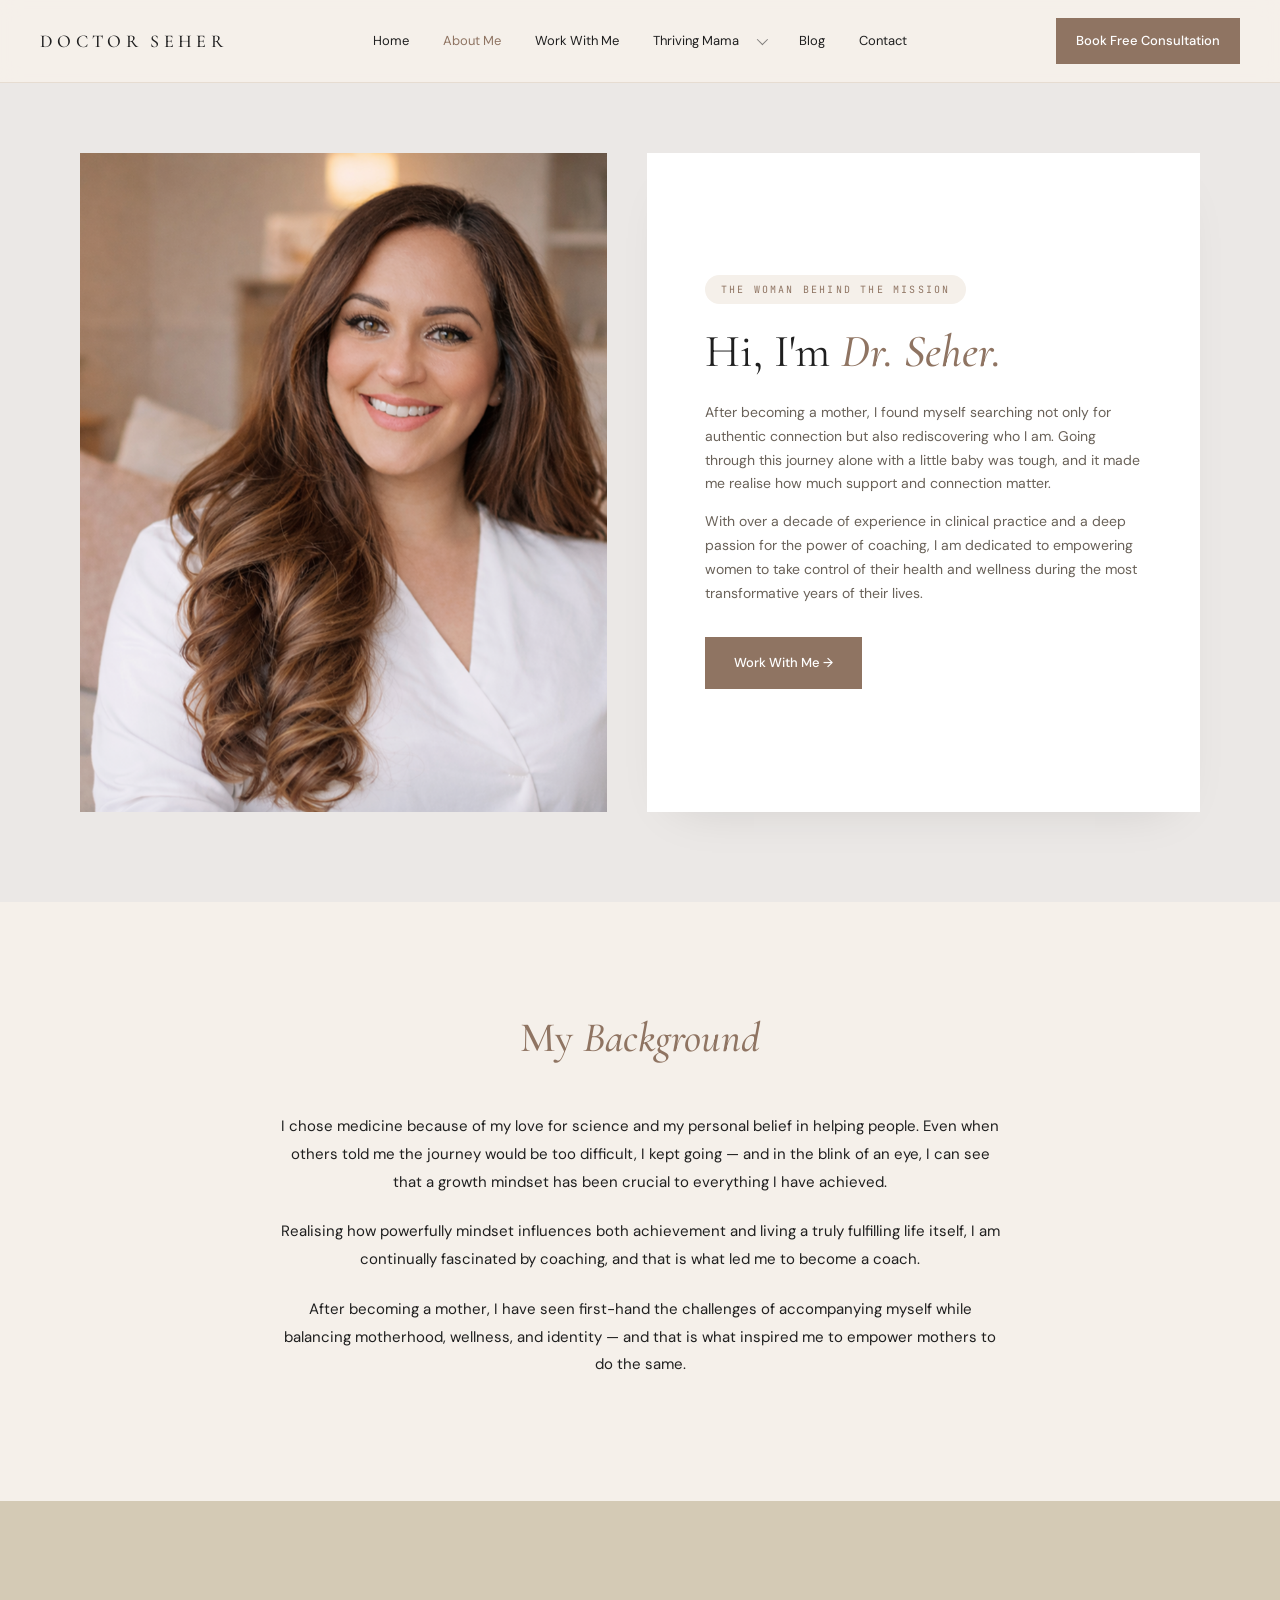
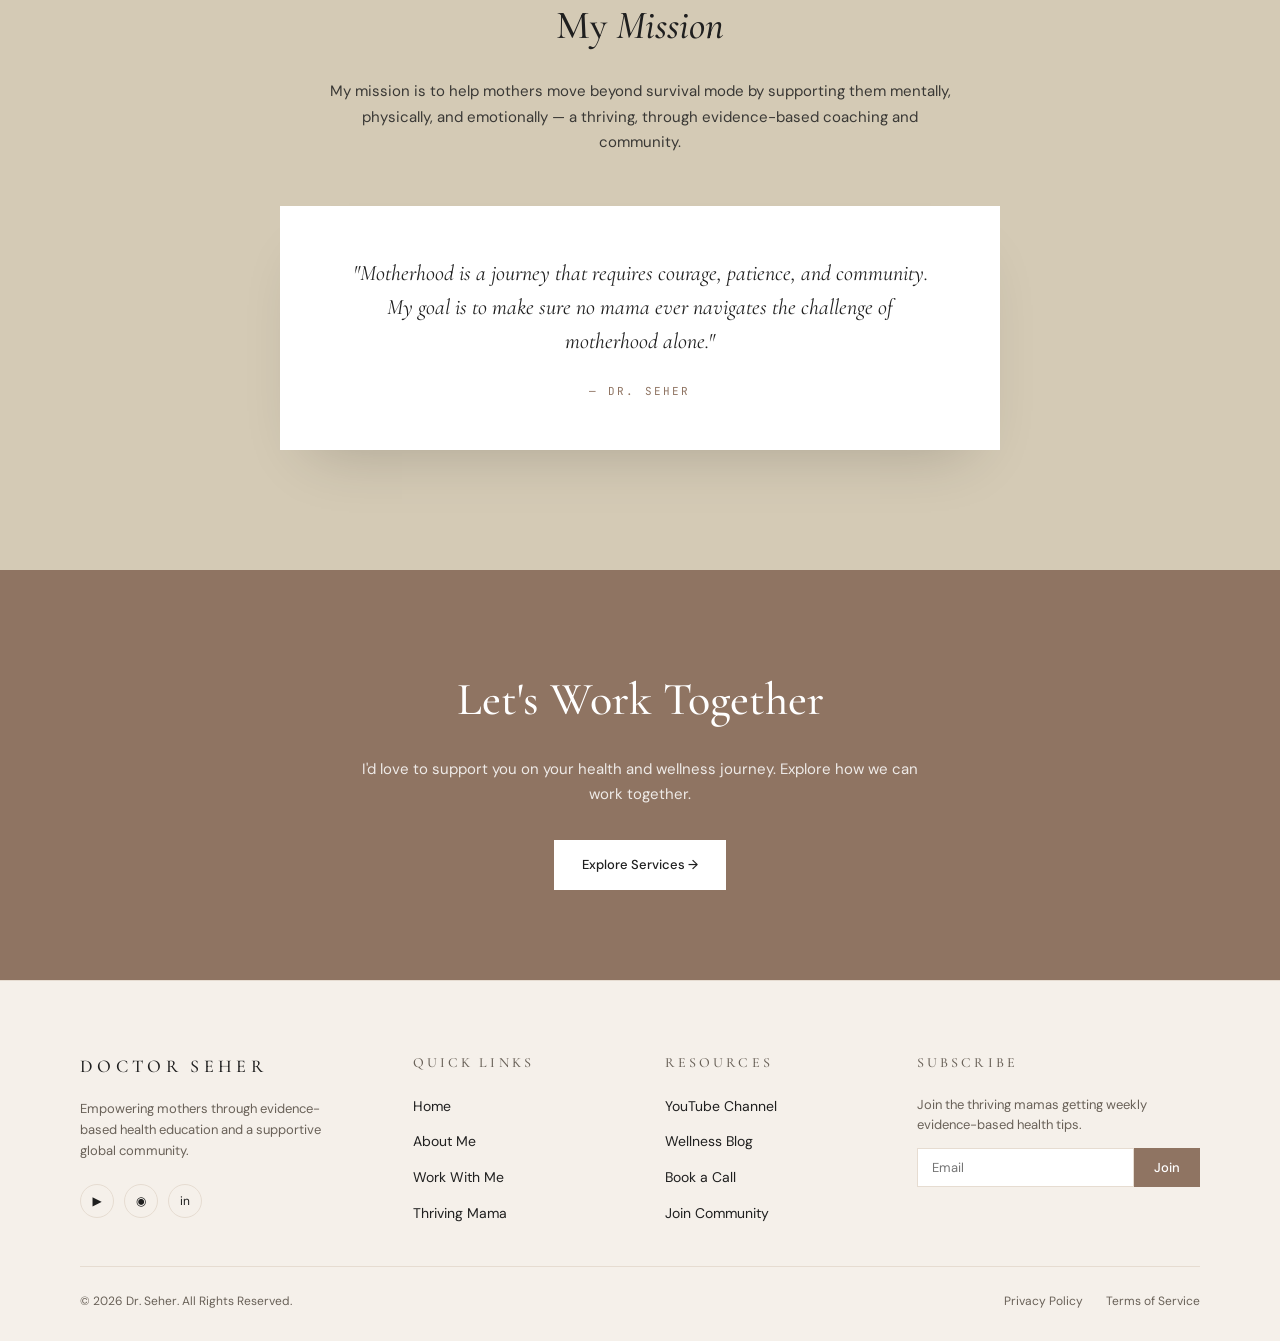
<file: pages/about.html>
<!doctype html>
<html lang="en">
<head>
<meta charset="utf-8" />
<meta name="viewport" content="width=device-width,initial-scale=1" />
<title>About Me — Dr. Seher</title>
<link rel="preconnect" href="https://fonts.googleapis.com">
<link rel="preconnect" href="https://fonts.gstatic.com" crossorigin>
<link href="https://fonts.googleapis.com/css2?family=Cormorant+Garamond:ital,wght@0,400;0,500;0,600;1,400;1,500;1,600&family=DM+Sans:opsz,wght@9..40,300;9..40,400;9..40,500;9..40,600&family=JetBrains+Mono:wght@400;500&display=swap" rel="stylesheet">
<link rel="stylesheet" href="../assets/site.css">
<style>
  /* About hero — portrait left, white card right on porcelain band */
  .about-hero-band { background: var(--porcelain); padding: 70px 0 90px; }
  .about-hero { display: grid; grid-template-columns: 1fr 1.05fr; gap: 40px; align-items: stretch; }
  @media (max-width: 900px) { .about-hero { grid-template-columns: 1fr; gap: 24px; } }
  .about-hero .portrait-img { aspect-ratio: 4/5; }
  .about-hero .portrait-img img { object-position: 58% 28%; }
  .about-card { background: #fff; padding: 60px 58px; display: flex; flex-direction: column; justify-content: center; box-shadow: 0 20px 50px -30px rgba(0,0,0,0.15); }
  @media (max-width: 900px) { .about-card { padding: 40px 32px; } }
  .about-card .eyebrow-pill { align-self: flex-start; background: var(--bg); color: var(--cocoa); padding: 6px 16px; border-radius: 999px; font-family: 'JetBrains Mono', monospace; font-size: 10px; letter-spacing: 0.22em; text-transform: uppercase; margin-bottom: 22px; }
  .about-card h1 { font-family: 'Cormorant Garamond', serif; font-size: clamp(34px, 4vw, 46px); font-weight: 400; line-height: 1.1; margin-bottom: 24px; }
  .about-card h1 em { font-style: italic; color: var(--cocoa); font-weight: 500; }
  .about-card p { color: var(--muted); font-size: 14px; margin-bottom: 14px; max-width: 52ch; }
  .about-card .btn { align-self: flex-start; margin-top: 18px; }

  /* Background section — centered prose */
  .bg-section { padding: 100px 0; }
  .bg-section h2 { text-align: center; font-family: 'Cormorant Garamond', serif; font-size: clamp(30px, 3.8vw, 42px); font-weight: 500; color: var(--cocoa); margin-bottom: 40px; }
  .bg-section h2 em { font-style: italic; }
  .bg-prose { max-width: 72ch; margin: 0 auto; text-align: center; }
  .bg-prose p { color: var(--ink); font-size: 15px; line-height: 1.85; margin-bottom: 22px; }

  /* Mission — warmsand band with floating white quote card */
  .mission-band { background: var(--warmsand); padding: 90px 0 120px; position: relative; }
  .mission-band h2 { text-align: center; font-family: 'Cormorant Garamond', serif; font-size: clamp(30px, 3.8vw, 40px); font-weight: 500; color: var(--ink); margin-bottom: 20px; }
  .mission-band > .wrap > p.lead-mission { text-align: center; max-width: 64ch; margin: 0 auto 50px; color: var(--ink); opacity: 0.85; font-size: 15px; }
  .mission-quote { background: #fff; max-width: 720px; margin: 0 auto; padding: 50px 60px; box-shadow: 0 30px 60px -30px rgba(0,0,0,0.2); text-align: center; }
  @media (max-width: 700px) { .mission-quote { padding: 36px 28px; } }
  .mission-quote .q { font-family: 'Cormorant Garamond', serif; font-style: italic; font-size: clamp(18px, 2vw, 22px); line-height: 1.55; color: var(--ink); margin-bottom: 24px; }
  .mission-quote .author { font-family: 'JetBrains Mono', monospace; font-size: 11px; letter-spacing: 0.2em; text-transform: uppercase; color: var(--cocoa); }

  /* Work together cocoa band */
  .work-band { background: var(--cocoa); color: #fff; padding: 90px 40px; text-align: center; }
  .work-band h2 { font-family: 'Cormorant Garamond', serif; font-size: clamp(32px, 4vw, 46px); font-weight: 500; margin-bottom: 18px; }
  .work-band p { color: rgba(255,255,255,0.85); max-width: 56ch; margin: 0 auto 32px; font-size: 15px; }
  .work-band .btn-white { background: #fff; color: var(--ink); border: none; }
  .work-band .btn-white:hover { background: var(--dustyrose); color: var(--ink); }
</style>
</head>
<body>
<div id="site-nav"></div>

<div class="about-hero-band">
  <div class="wrap">
    <div class="about-hero">
      <div class="portrait-img"><img src="../assets/dr-seher.jpg" alt="Dr. Seher"></div>
      <div class="about-card">
        <span class="eyebrow-pill">THE WOMAN BEHIND THE MISSION</span>
        <h1>Hi, I'm <em>Dr. Seher.</em></h1>
        <p>After becoming a mother, I found myself searching not only for authentic connection but also rediscovering who I am. Going through this journey alone with a little baby was tough, and it made me realise how much support and connection matter.</p>
        <p>With over a decade of experience in clinical practice and a deep passion for the power of coaching, I am dedicated to empowering women to take control of their health and wellness during the most transformative years of their lives.</p>
        <a href="work-with-me.html" class="btn btn-cocoa">Work With Me →</a>
      </div>
    </div>
  </div>
</div>

<section class="bg-section">
  <div class="wrap">
    <h2>My <em>Background</em></h2>
    <div class="bg-prose">
      <p>I chose medicine because of my love for science and my personal belief in helping people. Even when others told me the journey would be too difficult, I kept going — and in the blink of an eye, I can see that a growth mindset has been crucial to everything I have achieved.</p>
      <p>Realising how powerfully mindset influences both achievement and living a truly fulfilling life itself, I am continually fascinated by coaching, and that is what led me to become a coach.</p>
      <p>After becoming a mother, I have seen first-hand the challenges of accompanying myself while balancing motherhood, wellness, and identity — and that is what inspired me to empower mothers to do the same.</p>
    </div>
  </div>
</section>

<section class="mission-band">
  <div class="wrap">
    <h2>My <em>Mission</em></h2>
    <p class="lead-mission">My mission is to help mothers move beyond survival mode by supporting them mentally, physically, and emotionally — a thriving, through evidence-based coaching and community.</p>
    <div class="mission-quote">
      <div class="q">"Motherhood is a journey that requires courage, patience, and community. My goal is to make sure no mama ever navigates the challenge of motherhood alone."</div>
      <div class="author">— Dr. Seher</div>
    </div>
  </div>
</section>

<section class="work-band">
  <h2>Let's Work Together</h2>
  <p>I'd love to support you on your health and wellness journey. Explore how we can work together.</p>
  <a href="../pages/work-with-me.html" class="btn btn-white">Explore Services →</a>
</section>

<div id="site-footer"></div>
<script src="../assets/site.js"></script>
</body>
</html>
</file>
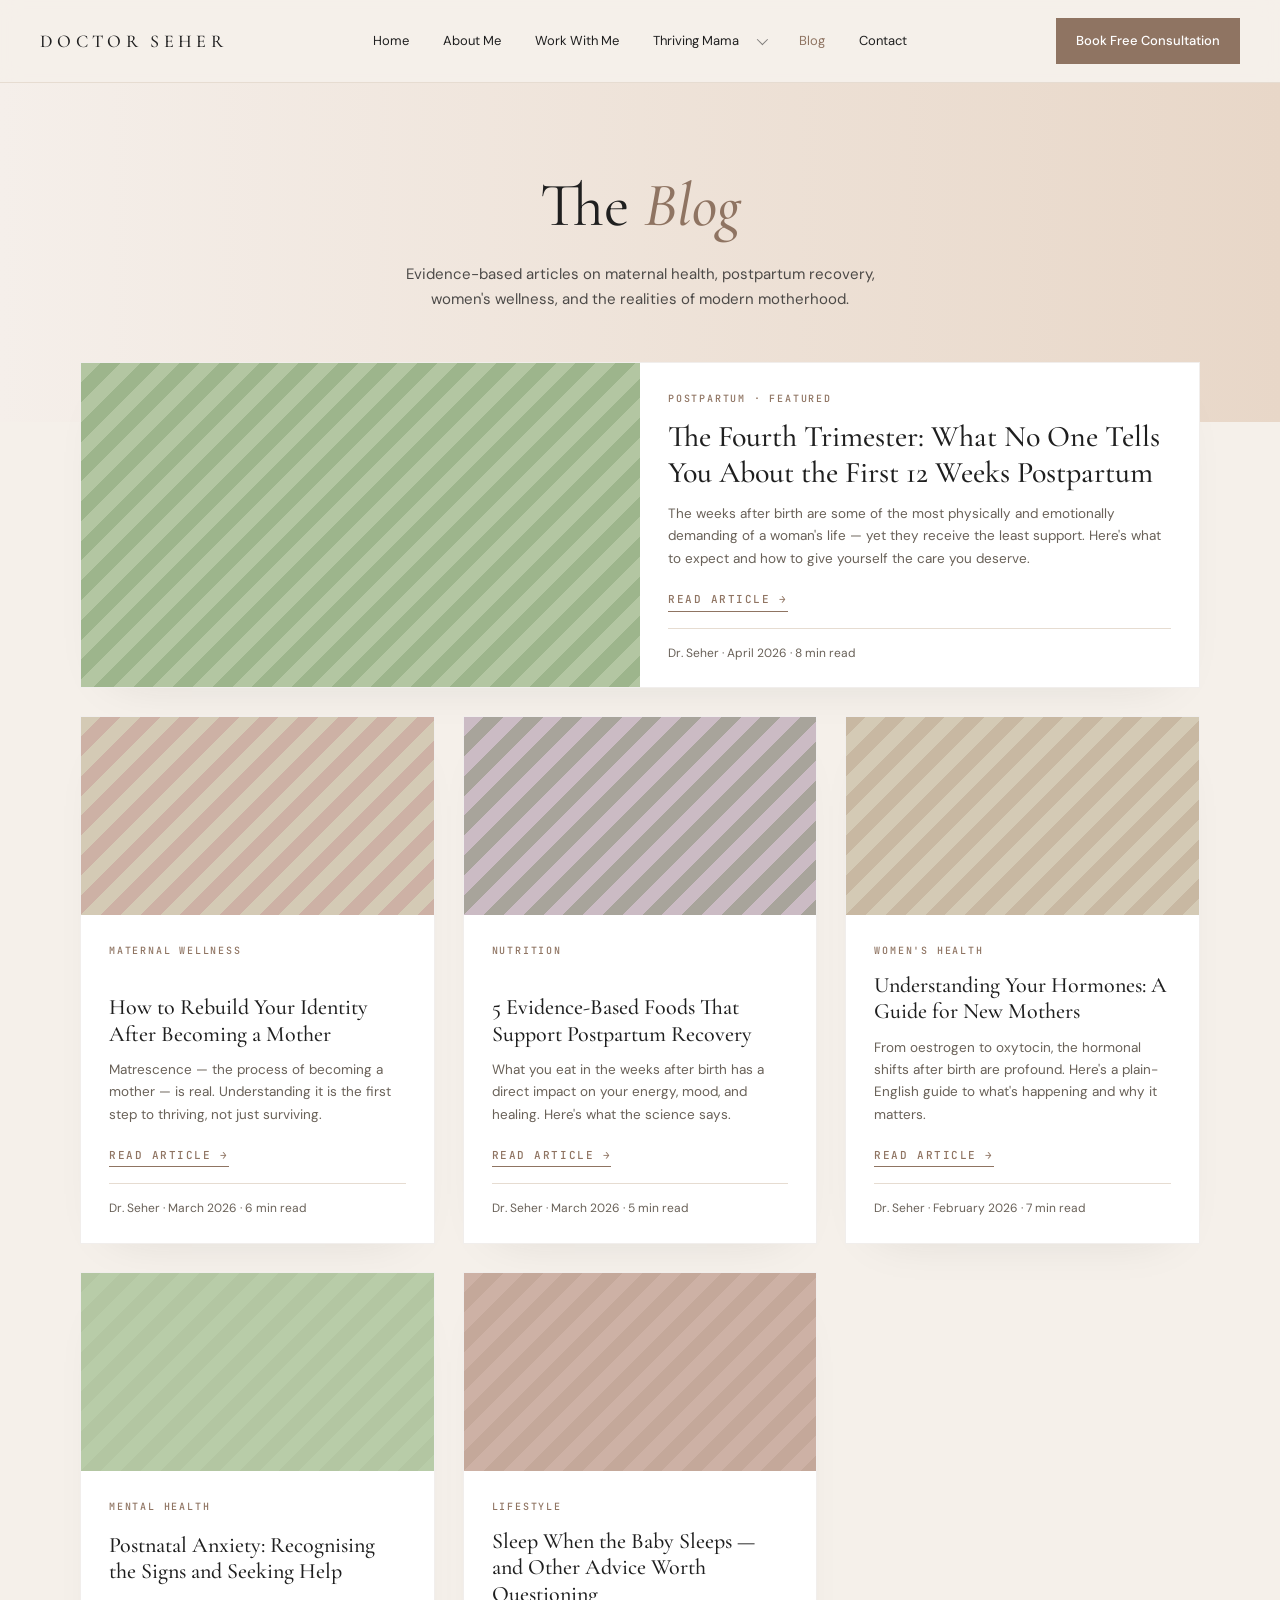
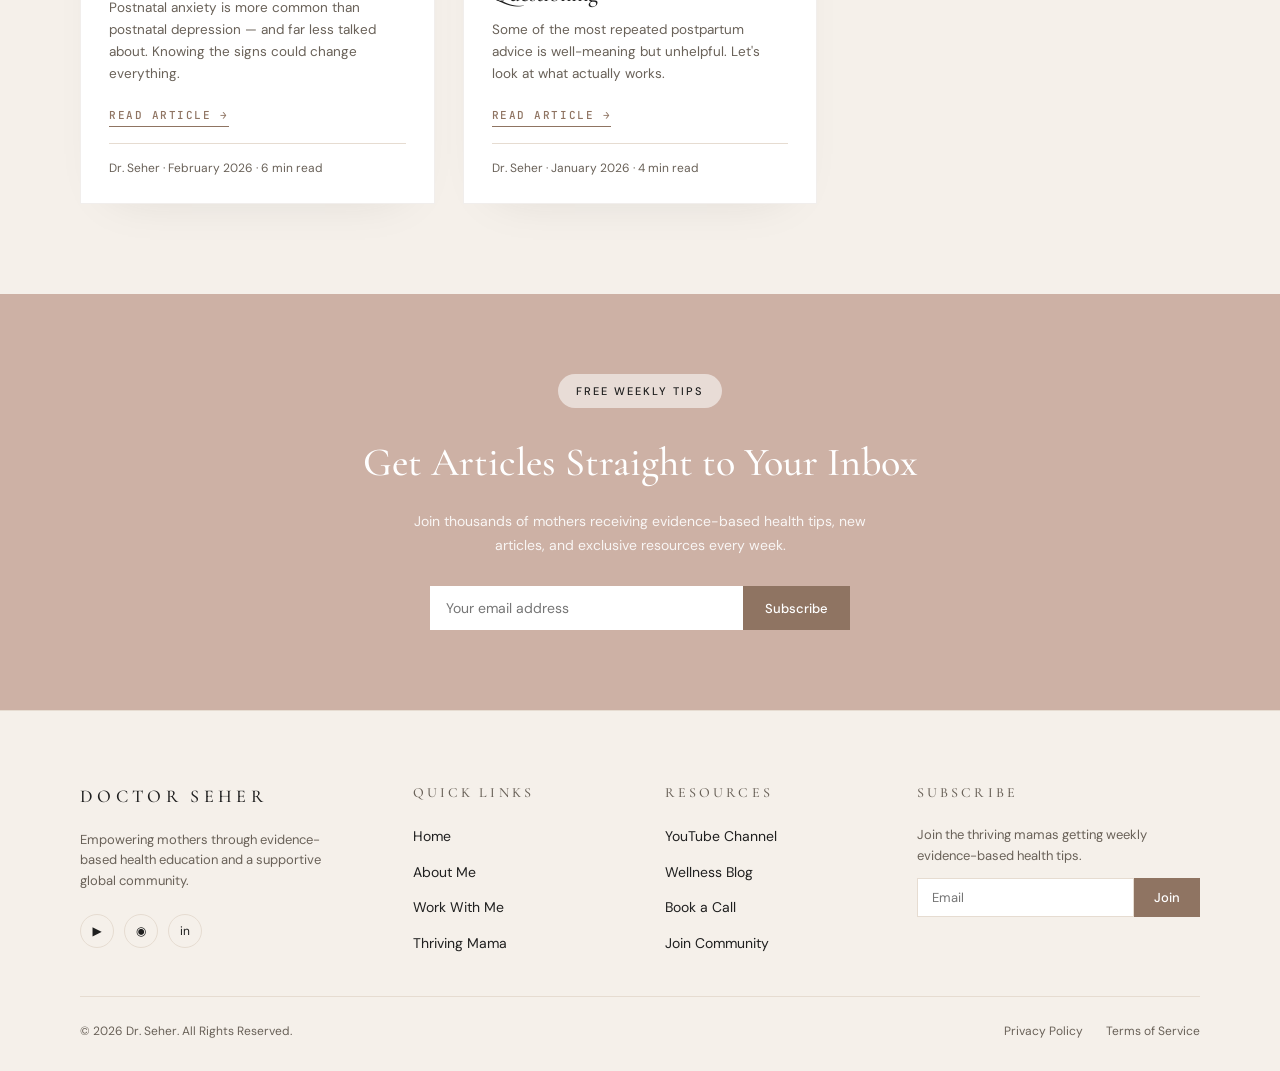
<file: pages/blog.html>
<!doctype html>
<html lang="en">
<head>
<meta charset="utf-8" />
<meta name="viewport" content="width=device-width,initial-scale=1" />
<title>Blog — Dr. Seher</title>
<link rel="preconnect" href="https://fonts.googleapis.com">
<link rel="preconnect" href="https://fonts.gstatic.com" crossorigin>
<link href="https://fonts.googleapis.com/css2?family=Cormorant+Garamond:ital,wght@0,400;0,500;0,600;1,400;1,500;1,600&family=DM+Sans:opsz,wght@9..40,300;9..40,400;9..40,500;9..40,600&family=JetBrains+Mono:wght@400;500&display=swap" rel="stylesheet">
<link rel="stylesheet" href="../assets/site.css">
<style>
  .blog-hero {
    background: linear-gradient(90deg, #F5EFEA 0%, #E8D7C8 100%);
    padding: 90px 0 110px; text-align: center;
  }
  .blog-hero h1 {
    font-family: 'Cormorant Garamond', serif;
    font-weight: 400; font-size: clamp(42px, 5.5vw, 62px);
    line-height: 1.05; color: var(--ink);
  }
  .blog-hero h1 em { font-style: italic; color: var(--cocoa); font-weight: 500; }
  .blog-hero p {
    max-width: 52ch; margin: 24px auto 0;
    color: var(--ink); opacity: 0.78; font-size: 15px; line-height: 1.65;
  }

  .blog-grid {
    display: grid; grid-template-columns: repeat(3, 1fr); gap: 28px;
    margin-top: -60px; position: relative; z-index: 2;
    padding-bottom: 90px;
  }
  @media (max-width: 900px) { .blog-grid { grid-template-columns: 1fr 1fr; margin-top: -40px; } }
  @media (max-width: 600px) { .blog-grid { grid-template-columns: 1fr; } }

  .blog-card {
    background: #fff;
    border: 1px solid rgba(143,116,98,0.12);
    box-shadow: 0 20px 50px -35px rgba(31,31,31,0.15);
    display: flex; flex-direction: column;
    transition: box-shadow 0.2s, transform 0.2s;
  }
  .blog-card:hover { box-shadow: 0 30px 60px -30px rgba(31,31,31,0.2); transform: translateY(-2px); }

  .blog-card .card-img {
    aspect-ratio: 16/9; overflow: hidden;
    background: repeating-linear-gradient(135deg, var(--warmsand) 0 14px, var(--dustyrose) 14px 28px);
  }
  .blog-card .card-img img { width: 100%; height: 100%; object-fit: cover; display: block; }

  .blog-card .card-body { padding: 28px 28px 24px; flex: 1; display: flex; flex-direction: column; }
  .blog-card .tag {
    font-family: 'JetBrains Mono', monospace;
    font-size: 10px; letter-spacing: 0.18em; text-transform: uppercase;
    color: var(--cocoa); font-weight: 500; margin-bottom: 12px;
  }
  .blog-card h3 {
    font-family: 'Cormorant Garamond', serif;
    font-size: 22px; font-weight: 500; line-height: 1.2;
    color: var(--ink); margin-bottom: 12px;
  }
  .blog-card p { color: var(--muted); font-size: 13.5px; line-height: 1.65; margin-bottom: 20px; flex: 1; }
  .blog-card .rlink {
    font-family: 'JetBrains Mono', monospace;
    font-size: 11px; letter-spacing: 0.14em; text-transform: uppercase;
    color: var(--cocoa); font-weight: 500;
    border-bottom: 1px solid var(--cocoa); padding-bottom: 2px;
    align-self: flex-start;
    transition: color 0.2s, border-color 0.2s;
  }
  .blog-card .rlink:hover { color: var(--ink); border-color: var(--ink); }

  .blog-card .meta {
    font-size: 12px; color: var(--muted); margin-top: 16px;
    padding-top: 14px; border-top: 1px solid var(--rule);
  }

  /* Featured post */
  .blog-card.featured { grid-column: 1 / -1; display: grid; grid-template-columns: 1fr 1fr; }
  @media (max-width: 600px) { .blog-card.featured { grid-template-columns: 1fr; } }
  .blog-card.featured .card-img { aspect-ratio: auto; min-height: 280px; }
  .blog-card.featured h3 { font-size: 30px; }

  .newsletter {
    background: var(--dustyrose); padding: 80px 40px; text-align: center;
  }
  .newsletter .badge { background: rgba(255,255,255,0.55); color: var(--ink); margin-bottom: 20px; }
  .newsletter h2 {
    font-family: 'Cormorant Garamond', serif;
    font-size: clamp(28px, 4vw, 40px); font-weight: 500; color: #fff;
    margin-bottom: 14px;
  }
  .newsletter p { color: rgba(255,255,255,0.88); max-width: 48ch; margin: 0 auto 28px; font-size: 14px; }
  .newsletter form { display: flex; gap: 0; max-width: 420px; margin: 0 auto; }
  .newsletter input {
    flex: 1; border: none; background: #fff;
    padding: 13px 16px; font-family: 'DM Sans', sans-serif; font-size: 14px;
    color: var(--ink); outline: none;
  }
  .newsletter button {
    background: var(--cocoa); color: #fff;
    padding: 13px 22px; font-size: 13px; font-weight: 500;
    border: none; cursor: pointer; font-family: inherit;
    transition: background 0.2s;
  }
  .newsletter button:hover { background: var(--ink); }
</style>
</head>
<body>
<div id="site-nav"></div>

<section class="blog-hero">
  <div class="wrap-narrow">
    <h1>The <em>Blog</em></h1>
    <p>Evidence-based articles on maternal health, postpartum recovery, women's wellness, and the realities of modern motherhood.</p>
  </div>
</section>

<section class="wrap">
  <div class="blog-grid">

    <!-- Featured -->
    <article class="blog-card featured">
      <div class="card-img" style="background: repeating-linear-gradient(135deg, var(--sage) 0 14px, #9db58c 14px 28px);"></div>
      <div class="card-body">
        <p class="tag">Postpartum · Featured</p>
        <h3>The Fourth Trimester: What No One Tells You About the First 12 Weeks Postpartum</h3>
        <p>The weeks after birth are some of the most physically and emotionally demanding of a woman's life — yet they receive the least support. Here's what to expect and how to give yourself the care you deserve.</p>
        <a href="#" class="rlink">Read Article →</a>
        <div class="meta">Dr. Seher · April 2026 · 8 min read</div>
      </div>
    </article>

    <article class="blog-card">
      <div class="card-img" style="background: repeating-linear-gradient(135deg, var(--warmsand) 0 14px, var(--dustyrose) 14px 28px);"></div>
      <div class="card-body">
        <p class="tag">Maternal Wellness</p>
        <h3>How to Rebuild Your Identity After Becoming a Mother</h3>
        <p>Matrescence — the process of becoming a mother — is real. Understanding it is the first step to thriving, not just surviving.</p>
        <a href="#" class="rlink">Read Article →</a>
        <div class="meta">Dr. Seher · March 2026 · 6 min read</div>
      </div>
    </article>

    <article class="blog-card">
      <div class="card-img" style="background: repeating-linear-gradient(135deg, var(--blush) 0 14px, var(--mushroom) 14px 28px);"></div>
      <div class="card-body">
        <p class="tag">Nutrition</p>
        <h3>5 Evidence-Based Foods That Support Postpartum Recovery</h3>
        <p>What you eat in the weeks after birth has a direct impact on your energy, mood, and healing. Here's what the science says.</p>
        <a href="#" class="rlink">Read Article →</a>
        <div class="meta">Dr. Seher · March 2026 · 5 min read</div>
      </div>
    </article>

    <article class="blog-card">
      <div class="card-img" style="background: repeating-linear-gradient(135deg, #c8b8a2 0 14px, var(--warmsand) 14px 28px);"></div>
      <div class="card-body">
        <p class="tag">Women's Health</p>
        <h3>Understanding Your Hormones: A Guide for New Mothers</h3>
        <p>From oestrogen to oxytocin, the hormonal shifts after birth are profound. Here's a plain-English guide to what's happening and why it matters.</p>
        <a href="#" class="rlink">Read Article →</a>
        <div class="meta">Dr. Seher · February 2026 · 7 min read</div>
      </div>
    </article>

    <article class="blog-card">
      <div class="card-img" style="background: repeating-linear-gradient(135deg, var(--sage) 0 14px, #b8cca8 14px 28px);"></div>
      <div class="card-body">
        <p class="tag">Mental Health</p>
        <h3>Postnatal Anxiety: Recognising the Signs and Seeking Help</h3>
        <p>Postnatal anxiety is more common than postnatal depression — and far less talked about. Knowing the signs could change everything.</p>
        <a href="#" class="rlink">Read Article →</a>
        <div class="meta">Dr. Seher · February 2026 · 6 min read</div>
      </div>
    </article>

    <article class="blog-card">
      <div class="card-img" style="background: repeating-linear-gradient(135deg, var(--dustyrose) 0 14px, #c4a89a 14px 28px);"></div>
      <div class="card-body">
        <p class="tag">Lifestyle</p>
        <h3>Sleep When the Baby Sleeps — and Other Advice Worth Questioning</h3>
        <p>Some of the most repeated postpartum advice is well-meaning but unhelpful. Let's look at what actually works.</p>
        <a href="#" class="rlink">Read Article →</a>
        <div class="meta">Dr. Seher · January 2026 · 4 min read</div>
      </div>
    </article>

  </div>
</section>

<section class="newsletter">
  <div class="wrap-narrow">
    <span class="badge">Free Weekly Tips</span>
    <h2>Get Articles Straight to Your Inbox</h2>
    <p>Join thousands of mothers receiving evidence-based health tips, new articles, and exclusive resources every week.</p>
    <form onsubmit="event.preventDefault(); this.innerHTML='<p style=\'color:#fff;font-size:15px\'>You\'re in! Welcome to the community. ✓</p>'">
      <input type="email" placeholder="Your email address" required>
      <button type="submit">Subscribe</button>
    </form>
  </div>
</section>

<div id="site-footer"></div>
<script src="../assets/site.js"></script>
</body>
</html>
</file>
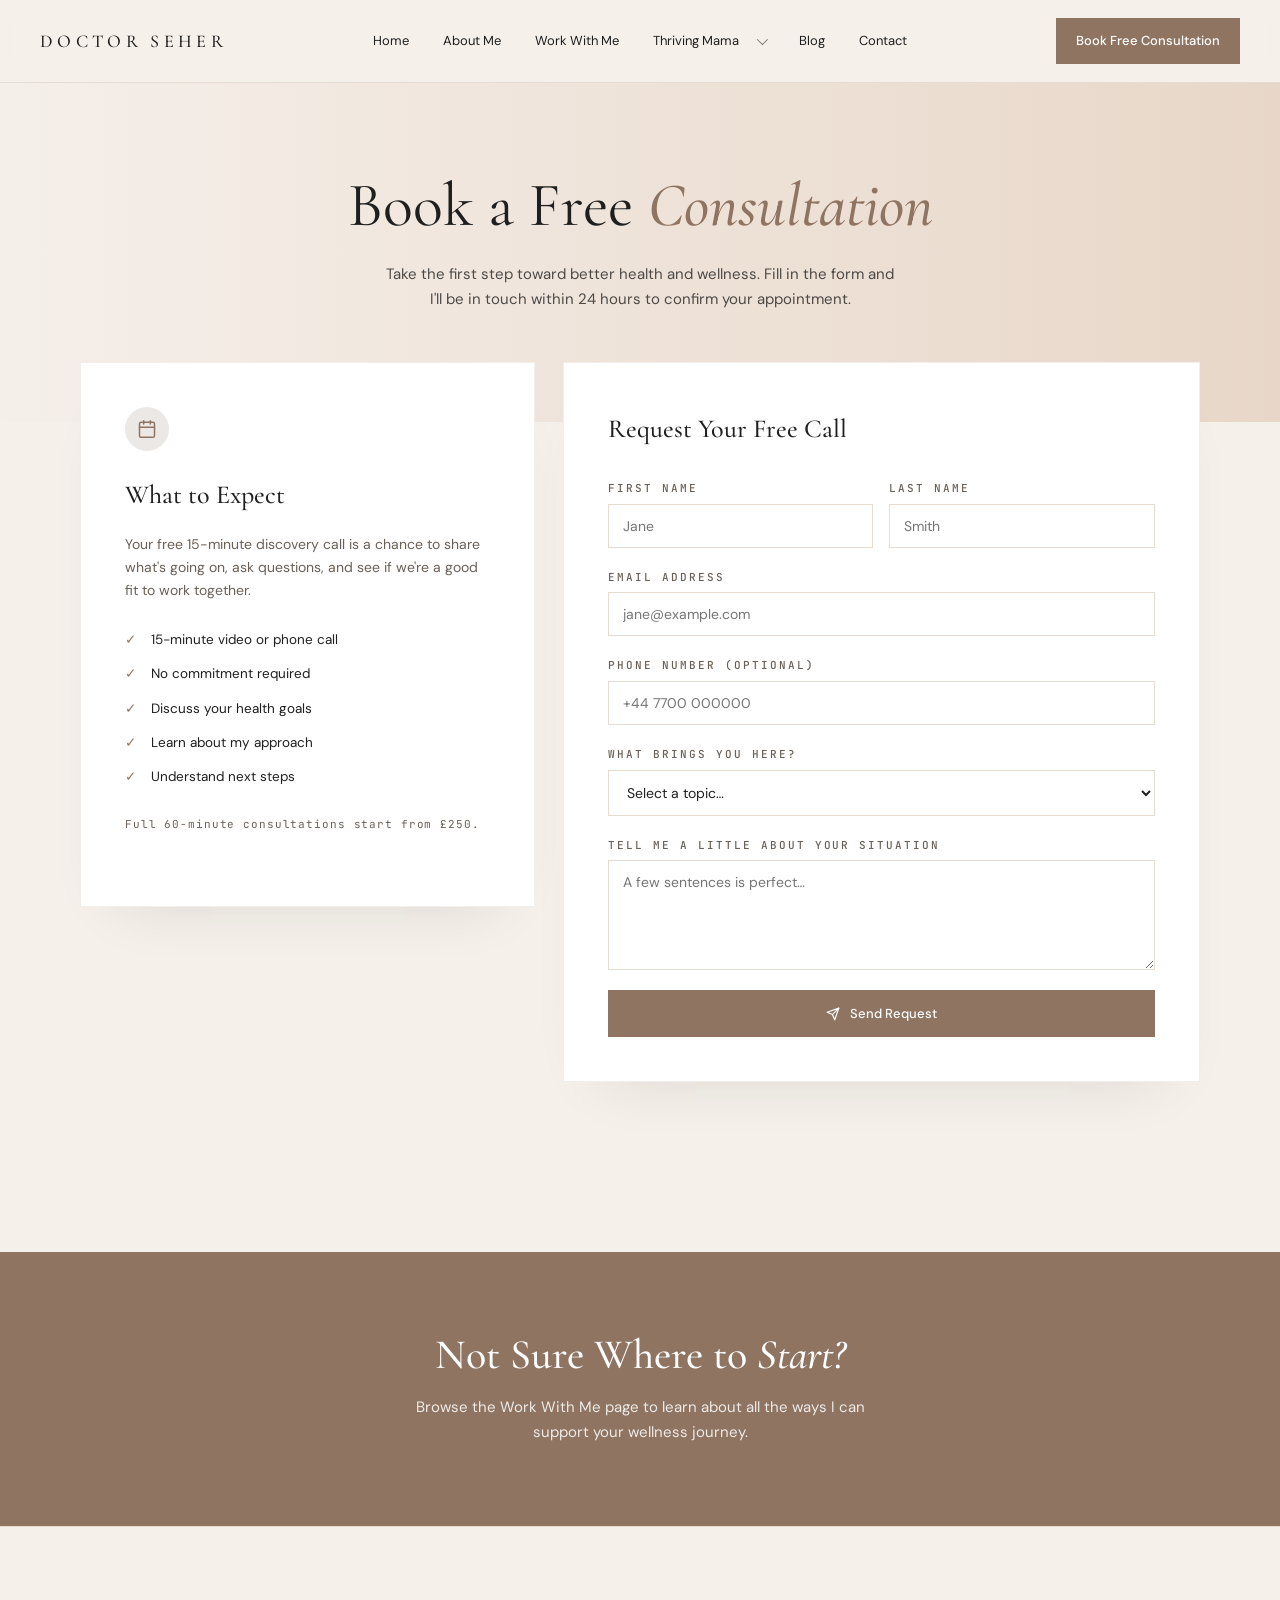
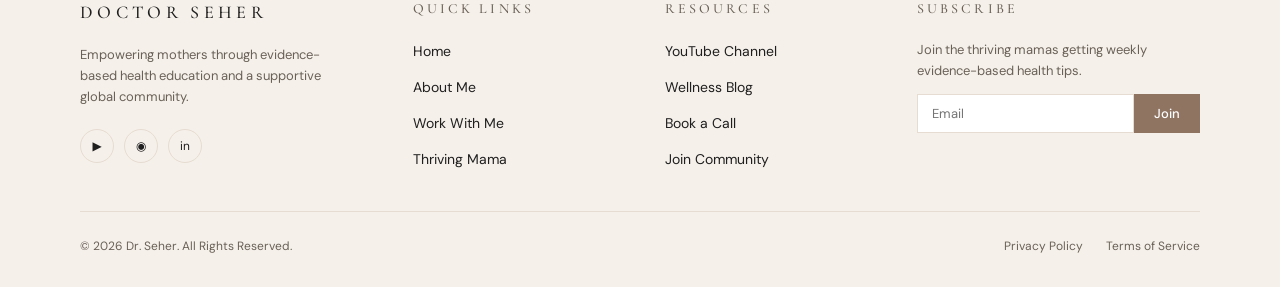
<file: pages/booking.html>
<!doctype html>
<html lang="en">
<head>
<meta charset="utf-8" />
<meta name="viewport" content="width=device-width,initial-scale=1" />
<title>Book a Free Consultation — Dr. Seher</title>
<link rel="preconnect" href="https://fonts.googleapis.com">
<link rel="preconnect" href="https://fonts.gstatic.com" crossorigin>
<link href="https://fonts.googleapis.com/css2?family=Cormorant+Garamond:ital,wght@0,400;0,500;0,600;1,400;1,500;1,600&family=DM+Sans:opsz,wght@9..40,300;9..40,400;9..40,500;9..40,600&family=JetBrains+Mono:wght@400;500&display=swap" rel="stylesheet">
<link rel="stylesheet" href="../assets/site.css">
<style>
  .booking-hero {
    background: linear-gradient(90deg, #F5EFEA 0%, #E8D7C8 100%);
    padding: 90px 0 110px; text-align: center;
  }
  .booking-hero h1 {
    font-family: 'Cormorant Garamond', serif;
    font-weight: 400; font-size: clamp(42px, 5.5vw, 62px);
    line-height: 1.05; color: var(--ink);
  }
  .booking-hero h1 em { font-style: italic; color: var(--cocoa); font-weight: 500; }
  .booking-hero p {
    max-width: 52ch; margin: 24px auto 0;
    color: var(--ink); opacity: 0.78; font-size: 15px; line-height: 1.65;
  }

  .booking-wrap {
    margin-top: -60px; position: relative; z-index: 2;
    display: grid; grid-template-columns: 1fr 1.4fr; gap: 28px; align-items: start;
  }
  @media (max-width: 860px) { .booking-wrap { grid-template-columns: 1fr; margin-top: -40px; } }

  .booking-info {
    background: #fff; padding: 44px;
    border: 1px solid rgba(143,116,98,0.12);
    box-shadow: 0 30px 60px -40px rgba(31,31,31,0.15);
  }
  .booking-info .ichip { margin-bottom: 22px; background: var(--porcelain); }
  .booking-info h3 {
    font-family: 'Cormorant Garamond', serif;
    font-size: 26px; font-weight: 500; margin-bottom: 16px;
  }
  .booking-info p { color: var(--muted); font-size: 14px; line-height: 1.65; margin-bottom: 28px; }
  .booking-info ul { list-style: none; display: grid; gap: 14px; }
  .booking-info ul li {
    position: relative; padding-left: 26px;
    font-size: 13.5px; line-height: 1.5; color: var(--ink);
  }
  .booking-info ul li::before {
    content: "✓"; position: absolute; left: 0;
    color: var(--cocoa); font-weight: 600;
  }
  .booking-info .note {
    font-family: 'JetBrains Mono', monospace;
    font-size: 11px; letter-spacing: 0.08em;
    color: var(--muted); margin-top: 28px;
  }

  .booking-form-card {
    background: #fff; padding: 44px;
    border: 1px solid rgba(143,116,98,0.12);
    box-shadow: 0 30px 60px -40px rgba(31,31,31,0.15);
  }
  .booking-form-card h3 {
    font-family: 'Cormorant Garamond', serif;
    font-size: 26px; font-weight: 500; margin-bottom: 28px;
  }
  .booking-form-card .field { display: grid; gap: 6px; margin-bottom: 20px; }
  .booking-form-card label {
    font-family: 'JetBrains Mono', monospace;
    font-size: 11px; letter-spacing: 0.18em; text-transform: uppercase;
    color: var(--muted); font-weight: 500;
  }
  .booking-form-card input,
  .booking-form-card select,
  .booking-form-card textarea {
    width: 100%; padding: 12px 14px; background: #fff;
    border: 1px solid var(--rule);
    font-family: 'DM Sans', sans-serif; font-size: 14px; color: var(--ink);
    outline: none; transition: border-color 0.2s;
  }
  .booking-form-card input:focus,
  .booking-form-card select:focus,
  .booking-form-card textarea:focus { border-color: var(--cocoa); }
  .booking-form-card textarea { min-height: 110px; resize: vertical; }
  .booking-form-card .form-row { display: grid; grid-template-columns: 1fr 1fr; gap: 16px; }
  @media (max-width: 600px) { .booking-form-card .form-row { grid-template-columns: 1fr; } }

  .ready-band { background: var(--cocoa); color: #fff; padding: 80px 40px; text-align: center; margin-top: 80px; }
  .ready-band h2 {
    font-family: 'Cormorant Garamond', serif; font-weight: 500;
    font-size: clamp(30px, 4vw, 42px); line-height: 1.1;
  }
  .ready-band h2 em { font-style: italic; }
  .ready-band p { color: rgba(255,255,255,0.85); max-width: 48ch; margin: 16px auto 0; font-size: 15px; }
</style>
</head>
<body>
<div id="site-nav"></div>

<section class="booking-hero">
  <div class="wrap-narrow">
    <h1>Book a Free <em>Consultation</em></h1>
    <p>Take the first step toward better health and wellness. Fill in the form and I'll be in touch within 24 hours to confirm your appointment.</p>
  </div>
</section>

<section class="wrap" style="padding-bottom: 90px;">
  <div class="booking-wrap">

    <aside class="booking-info">
      <span class="ichip" aria-hidden="true">
        <svg width="20" height="20" viewBox="0 0 24 24" fill="none" stroke="currentColor" stroke-width="1.8" stroke-linecap="round" stroke-linejoin="round"><rect x="3" y="4" width="18" height="18" rx="2" ry="2"/><line x1="16" y1="2" x2="16" y2="6"/><line x1="8" y1="2" x2="8" y2="6"/><line x1="3" y1="10" x2="21" y2="10"/></svg>
      </span>
      <h3>What to Expect</h3>
      <p>Your free 15-minute discovery call is a chance to share what's going on, ask questions, and see if we're a good fit to work together.</p>
      <ul>
        <li>15-minute video or phone call</li>
        <li>No commitment required</li>
        <li>Discuss your health goals</li>
        <li>Learn about my approach</li>
        <li>Understand next steps</li>
      </ul>
      <p class="note">Full 60-minute consultations start from £250.</p>
    </aside>

    <div class="booking-form-card">
      <h3>Request Your Free Call</h3>
      <form onsubmit="event.preventDefault(); this.innerHTML='<p style=\'font-family:Cormorant Garamond,serif;font-size:22px;color:var(--cocoa);text-align:center;padding:40px 0\'>Thank you! I\'ll be in touch within 24 hours. ✓</p>'">
        <div class="form-row">
          <div class="field">
            <label for="fname">First Name</label>
            <input id="fname" type="text" placeholder="Jane" required>
          </div>
          <div class="field">
            <label for="lname">Last Name</label>
            <input id="lname" type="text" placeholder="Smith" required>
          </div>
        </div>
        <div class="field">
          <label for="email">Email Address</label>
          <input id="email" type="email" placeholder="jane@example.com" required>
        </div>
        <div class="field">
          <label for="phone">Phone Number (optional)</label>
          <input id="phone" type="tel" placeholder="+44 7700 000000">
        </div>
        <div class="field">
          <label for="topic">What brings you here?</label>
          <select id="topic">
            <option value="" disabled selected>Select a topic…</option>
            <option>Postpartum recovery</option>
            <option>Maternal wellness</option>
            <option>Women's health</option>
            <option>Lifestyle medicine</option>
            <option>Thriving Mama community</option>
            <option>1-1 coaching</option>
            <option>Something else</option>
          </select>
        </div>
        <div class="field">
          <label for="message">Tell me a little about your situation</label>
          <textarea id="message" placeholder="A few sentences is perfect…"></textarea>
        </div>
        <button type="submit" class="btn btn-cocoa" style="width:100%; justify-content:center;">
          <svg width="14" height="14" viewBox="0 0 24 24" fill="none" stroke="currentColor" stroke-width="2" stroke-linecap="round" stroke-linejoin="round"><line x1="22" y1="2" x2="11" y2="13"/><polygon points="22 2 15 22 11 13 2 9 22 2"/></svg>
          Send Request
        </button>
      </form>
    </div>

  </div>
</section>

<section class="ready-band">
  <div class="wrap-narrow">
    <h2>Not Sure Where to <em>Start?</em></h2>
    <p>Browse the Work With Me page to learn about all the ways I can support your wellness journey.</p>
  </div>
</section>

<div id="site-footer"></div>
<script src="../assets/site.js"></script>
</body>
</html>
</file>
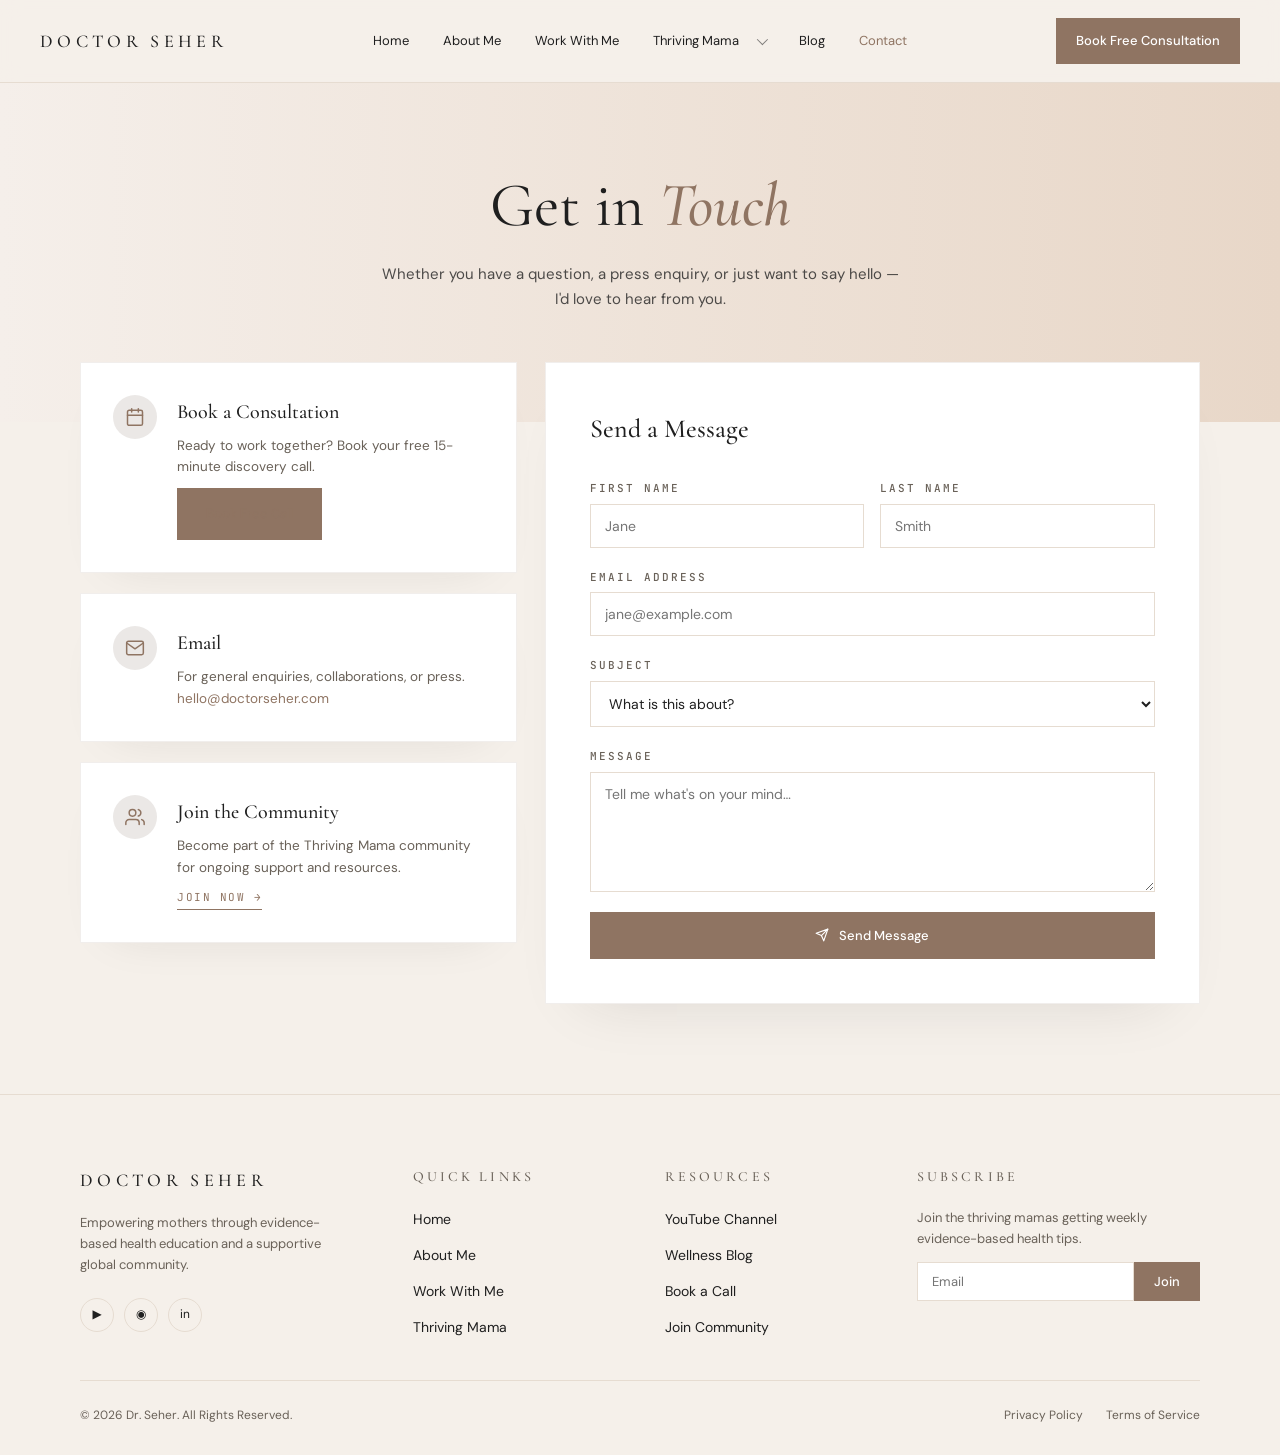
<file: pages/contact.html>
<!doctype html>
<html lang="en">
<head>
<meta charset="utf-8" />
<meta name="viewport" content="width=device-width,initial-scale=1" />
<title>Contact — Dr. Seher</title>
<link rel="preconnect" href="https://fonts.googleapis.com">
<link rel="preconnect" href="https://fonts.gstatic.com" crossorigin>
<link href="https://fonts.googleapis.com/css2?family=Cormorant+Garamond:ital,wght@0,400;0,500;0,600;1,400;1,500;1,600&family=DM+Sans:opsz,wght@9..40,300;9..40,400;9..40,500;9..40,600&family=JetBrains+Mono:wght@400;500&display=swap" rel="stylesheet">
<link rel="stylesheet" href="../assets/site.css">
<style>
  .contact-hero {
    background: linear-gradient(90deg, #F5EFEA 0%, #E8D7C8 100%);
    padding: 90px 0 110px; text-align: center;
  }
  .contact-hero h1 {
    font-family: 'Cormorant Garamond', serif;
    font-weight: 400; font-size: clamp(42px, 5.5vw, 62px);
    line-height: 1.05; color: var(--ink);
  }
  .contact-hero h1 em { font-style: italic; color: var(--cocoa); font-weight: 500; }
  .contact-hero p {
    max-width: 52ch; margin: 24px auto 0;
    color: var(--ink); opacity: 0.78; font-size: 15px; line-height: 1.65;
  }

  .contact-wrap {
    margin-top: -60px; position: relative; z-index: 2;
    display: grid; grid-template-columns: 1fr 1.5fr; gap: 28px; align-items: start;
    padding-bottom: 90px;
  }
  @media (max-width: 860px) { .contact-wrap { grid-template-columns: 1fr; margin-top: -40px; } }

  .contact-info {
    display: flex; flex-direction: column; gap: 20px;
  }

  .info-card {
    background: #fff; padding: 32px;
    border: 1px solid rgba(143,116,98,0.12);
    box-shadow: 0 20px 50px -35px rgba(31,31,31,0.15);
    display: flex; gap: 20px; align-items: flex-start;
  }
  .info-card .ichip { flex-shrink: 0; background: var(--porcelain); }
  .info-card h4 {
    font-family: 'Cormorant Garamond', serif;
    font-size: 20px; font-weight: 500; margin-bottom: 6px;
  }
  .info-card p { color: var(--muted); font-size: 13.5px; line-height: 1.6; }
  .info-card a { color: var(--cocoa); }
  .info-card a:hover { text-decoration: underline; }

  .contact-form-card {
    background: #fff; padding: 44px;
    border: 1px solid rgba(143,116,98,0.12);
    box-shadow: 0 30px 60px -40px rgba(31,31,31,0.15);
  }
  .contact-form-card h3 {
    font-family: 'Cormorant Garamond', serif;
    font-size: 26px; font-weight: 500; margin-bottom: 28px;
  }
  .form-row { display: grid; grid-template-columns: 1fr 1fr; gap: 16px; }
  @media (max-width: 600px) { .form-row { grid-template-columns: 1fr; } }
</style>
</head>
<body>
<div id="site-nav"></div>

<section class="contact-hero">
  <div class="wrap-narrow">
    <h1>Get in <em>Touch</em></h1>
    <p>Whether you have a question, a press enquiry, or just want to say hello — I'd love to hear from you.</p>
  </div>
</section>

<section class="wrap">
  <div class="contact-wrap">

    <div class="contact-info">
      <div class="info-card">
        <span class="ichip" aria-hidden="true">
          <svg width="20" height="20" viewBox="0 0 24 24" fill="none" stroke="currentColor" stroke-width="1.8" stroke-linecap="round" stroke-linejoin="round"><rect x="3" y="4" width="18" height="18" rx="2" ry="2"/><line x1="16" y1="2" x2="16" y2="6"/><line x1="8" y1="2" x2="8" y2="6"/><line x1="3" y1="10" x2="21" y2="10"/></svg>
        </span>
        <div>
          <h4>Book a Consultation</h4>
          <p>Ready to work together? Book your free 15-minute discovery call.</p>
          <a href="booking.html" style="display:inline-block;margin-top:10px;" class="btn btn-cocoa">Book Free Call</a>
        </div>
      </div>

      <div class="info-card">
        <span class="ichip" aria-hidden="true">
          <svg width="20" height="20" viewBox="0 0 24 24" fill="none" stroke="currentColor" stroke-width="1.8" stroke-linecap="round" stroke-linejoin="round"><path d="M4 4h16c1.1 0 2 .9 2 2v12c0 1.1-.9 2-2 2H4c-1.1 0-2-.9-2-2V6c0-1.1.9-2 2-2z"/><polyline points="22,6 12,13 2,6"/></svg>
        </span>
        <div>
          <h4>Email</h4>
          <p>For general enquiries, collaborations, or press.<br><a href="mailto:hello@doctorseher.com">hello@doctorseher.com</a></p>
        </div>
      </div>

      <div class="info-card">
        <span class="ichip" aria-hidden="true">
          <svg width="20" height="20" viewBox="0 0 24 24" fill="none" stroke="currentColor" stroke-width="1.8" stroke-linecap="round" stroke-linejoin="round"><path d="M17 21v-2a4 4 0 0 0-4-4H5a4 4 0 0 0-4 4v2"/><circle cx="9" cy="7" r="4"/><path d="M23 21v-2a4 4 0 0 0-3-3.87"/><path d="M16 3.13a4 4 0 0 1 0 7.75"/></svg>
        </span>
        <div>
          <h4>Join the Community</h4>
          <p>Become part of the Thriving Mama community for ongoing support and resources.</p>
          <a href="thriving-mama-join.html" style="display:inline-block;margin-top:10px;font-family:'JetBrains Mono',monospace;font-size:11px;letter-spacing:0.14em;text-transform:uppercase;color:var(--cocoa);border-bottom:1px solid var(--cocoa);padding-bottom:2px;">Join Now →</a>
        </div>
      </div>
    </div>

    <div class="contact-form-card">
      <h3>Send a Message</h3>
      <form onsubmit="event.preventDefault(); this.innerHTML='<p style=\'font-family:Cormorant Garamond,serif;font-size:22px;color:var(--cocoa);text-align:center;padding:40px 0\'>Thank you for reaching out! I\'ll reply within 2 business days. ✓</p>'">
        <div class="form-row">
          <div class="field">
            <label for="fname">First Name</label>
            <input id="fname" type="text" placeholder="Jane" required>
          </div>
          <div class="field">
            <label for="lname">Last Name</label>
            <input id="lname" type="text" placeholder="Smith" required>
          </div>
        </div>
        <div class="field">
          <label for="email">Email Address</label>
          <input id="email" type="email" placeholder="jane@example.com" required>
        </div>
        <div class="field">
          <label for="subject">Subject</label>
          <select id="subject">
            <option value="" disabled selected>What is this about?</option>
            <option>General enquiry</option>
            <option>Press / media</option>
            <option>Partnership / collaboration</option>
            <option>Consultation question</option>
            <option>Thriving Mama community</option>
            <option>Other</option>
          </select>
        </div>
        <div class="field">
          <label for="message">Message</label>
          <textarea id="message" placeholder="Tell me what's on your mind…"></textarea>
        </div>
        <button type="submit" class="btn btn-cocoa" style="width:100%; justify-content:center;">
          <svg width="14" height="14" viewBox="0 0 24 24" fill="none" stroke="currentColor" stroke-width="2" stroke-linecap="round" stroke-linejoin="round"><line x1="22" y1="2" x2="11" y2="13"/><polygon points="22 2 15 22 11 13 2 9 22 2"/></svg>
          Send Message
        </button>
      </form>
    </div>

  </div>
</section>

<div id="site-footer"></div>
<script src="../assets/site.js"></script>
</body>
</html>
</file>
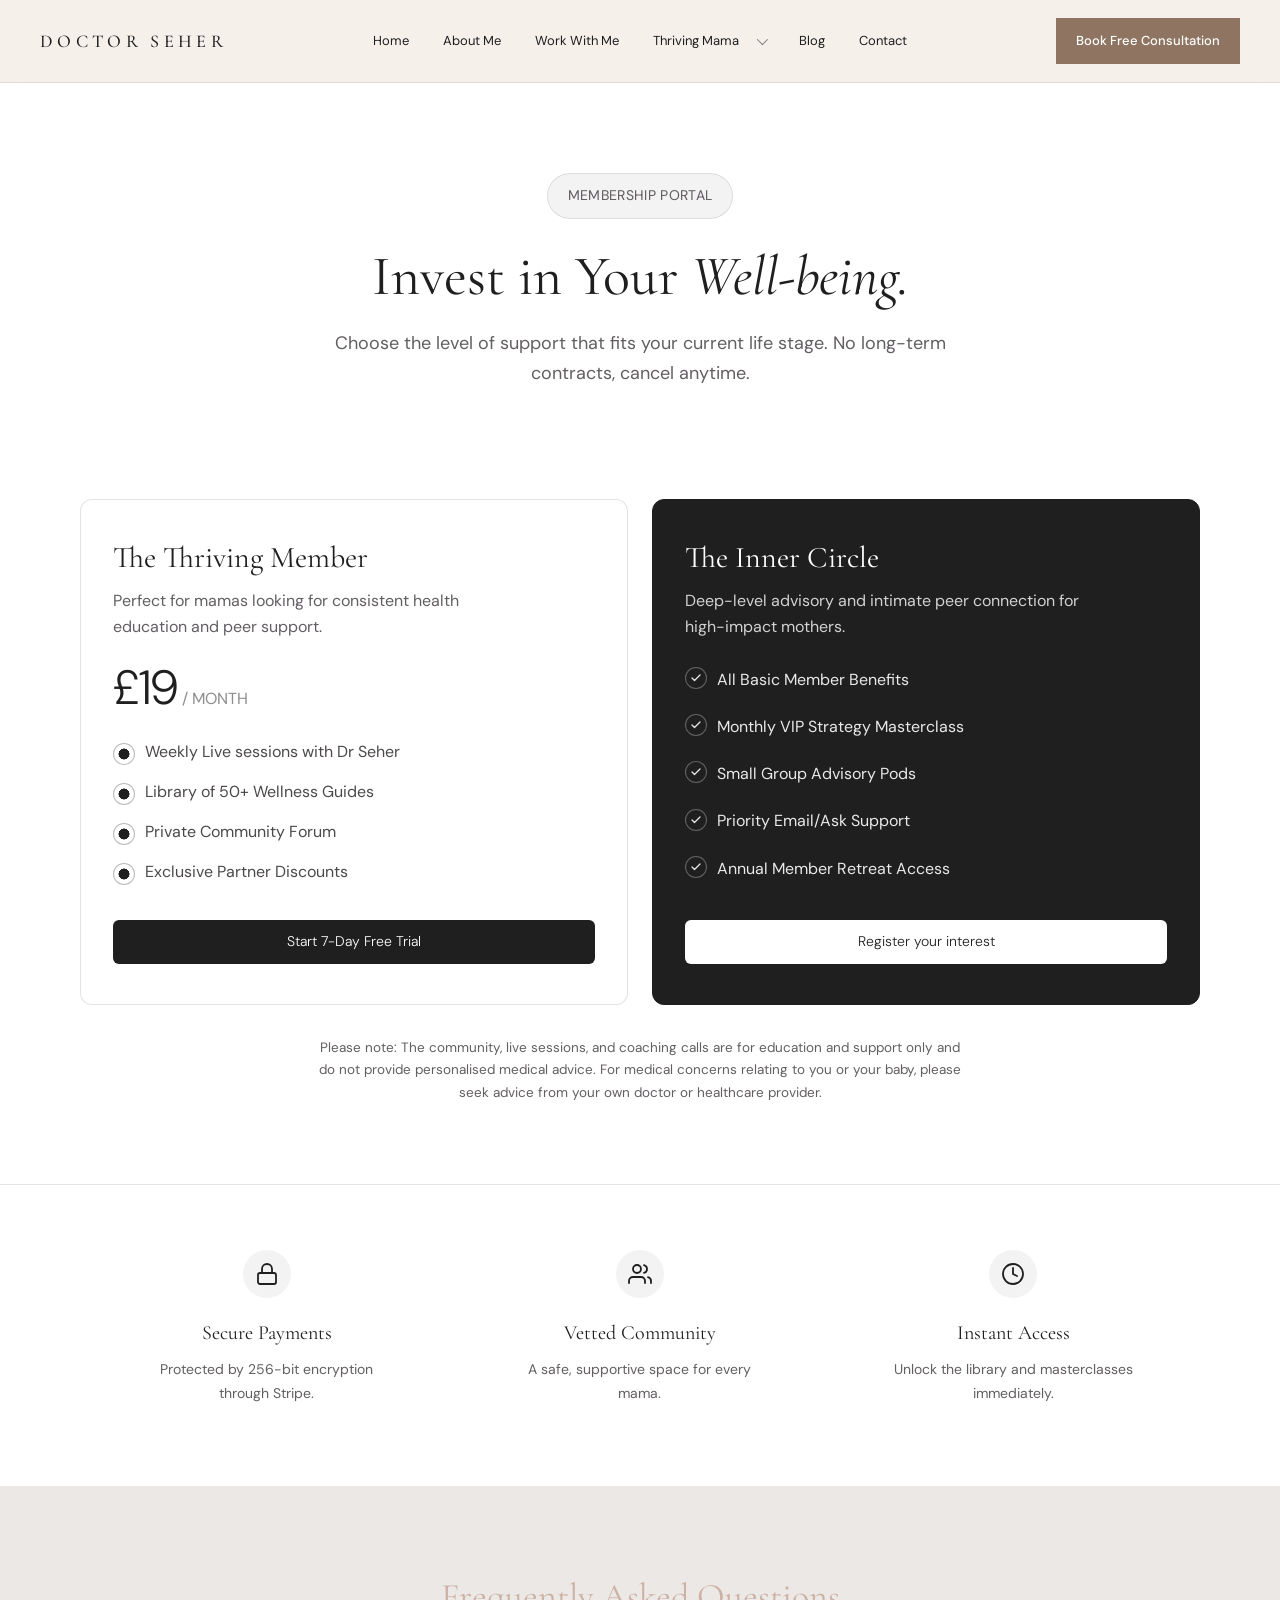
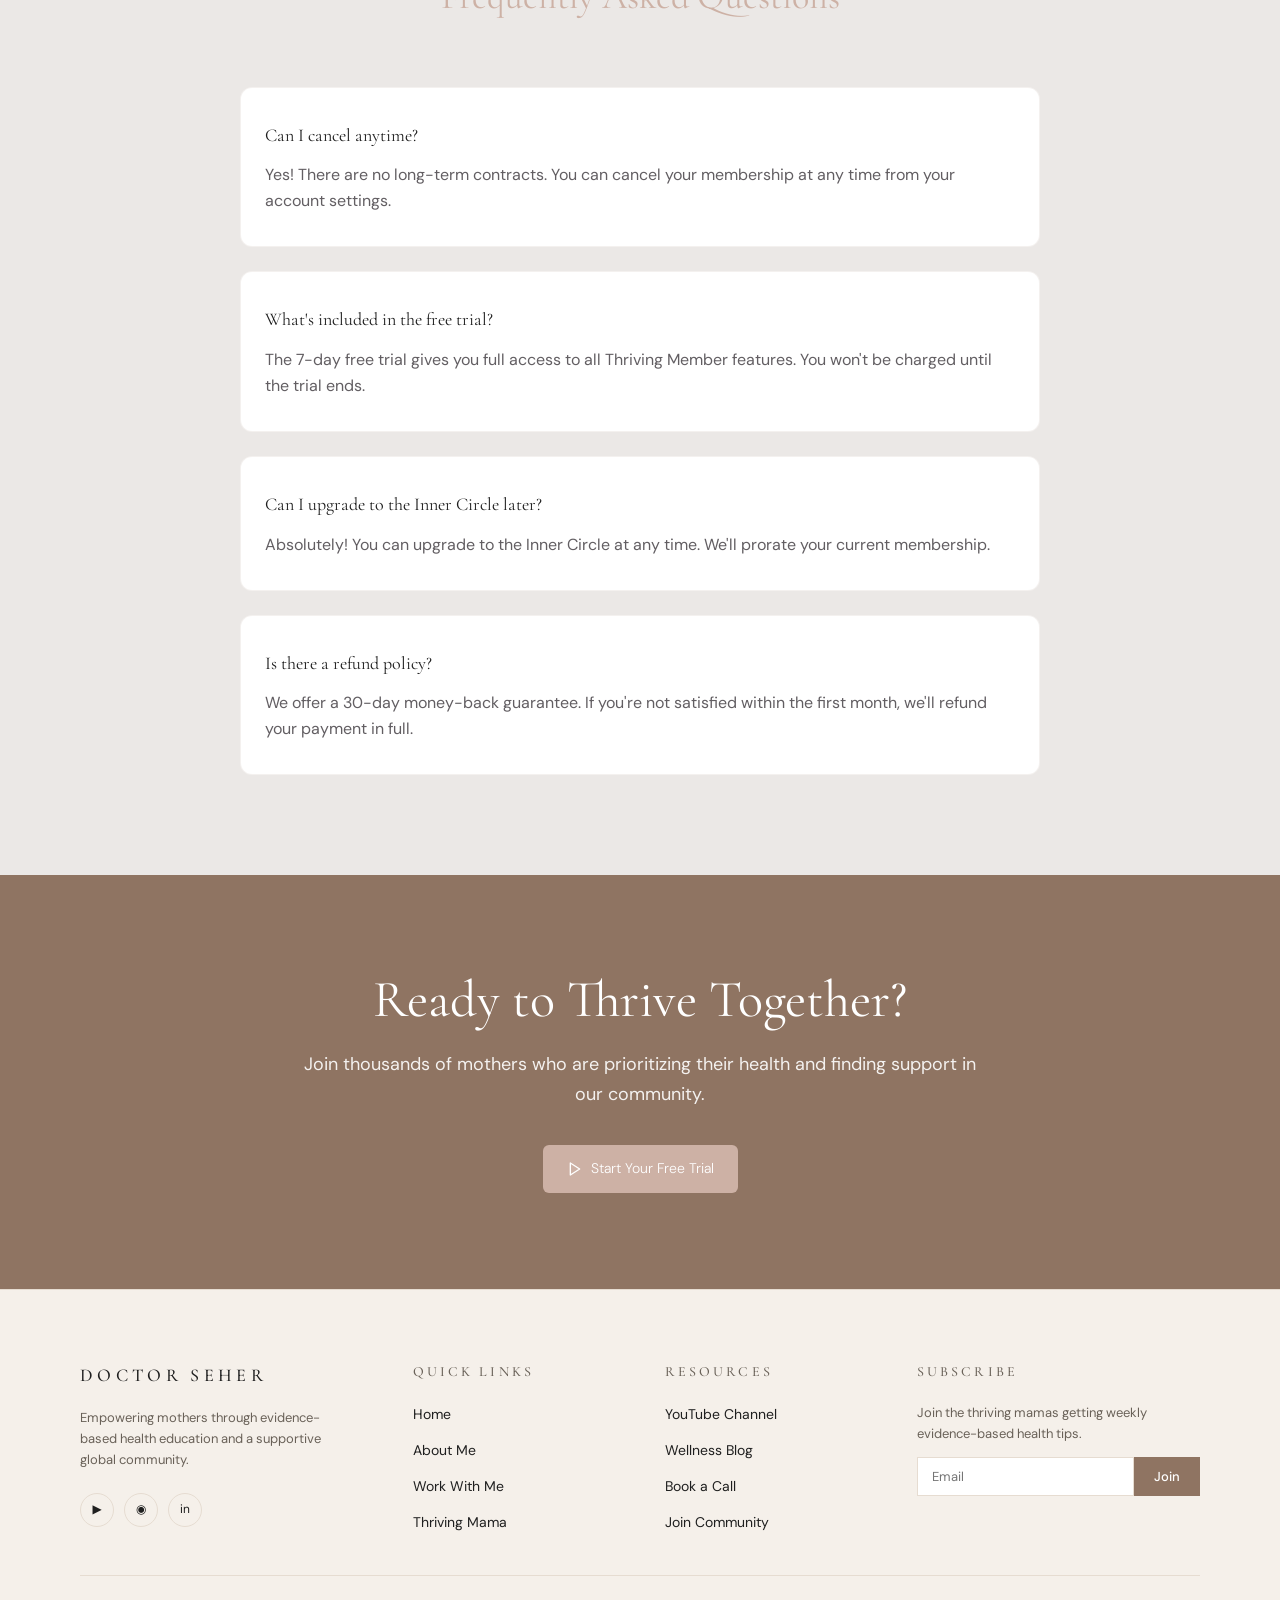
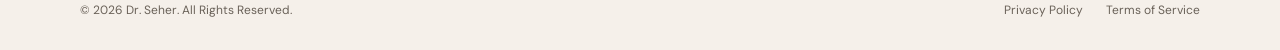
<file: pages/thriving-mama-join.html>
<!doctype html>
<html lang="en">
<head>
<meta charset="utf-8" />
<meta name="viewport" content="width=device-width,initial-scale=1" />
<title>Join the Community — Thriving Mama · Dr. Seher</title>
<link rel="preconnect" href="https://fonts.googleapis.com">
<link rel="preconnect" href="https://fonts.gstatic.com" crossorigin>
<link href="https://fonts.googleapis.com/css2?family=Cormorant+Garamond:ital,wght@0,400;0,500;0,600;1,400;1,500;1,600&family=DM+Sans:opsz,wght@9..40,300;9..40,400;9..40,500;9..40,600&family=JetBrains+Mono:wght@400;500&display=swap" rel="stylesheet">
<link rel="stylesheet" href="../assets/site.css">
<style>
  /* Hero */
  .join-hero {
    background: #fff;
    padding: 90px 0 110px; text-align: center;
  }
  .join-hero .eyebrow-pill {
    display: inline-block;
    background: rgba(31,26,31,0.05); color: rgba(31,26,31,0.7);
    padding: 10px 20px; border-radius: 999px;
    font-family: 'DM Sans', sans-serif; font-size: 14px;
    letter-spacing: 0.025em; text-transform: uppercase; margin-bottom: 28px;
    border: 1px solid rgba(31,26,31,0.1);
  }
  .join-hero h1 {
    font-family: 'Cormorant Garamond', serif;
    font-weight: 400; font-size: clamp(38px, 5vw, 56px);
    line-height: 1.05; color: var(--ink); margin-bottom: 22px;
  }
  .join-hero h1 em { font-style: italic; }
  .join-hero p {
    max-width: 58ch; margin: 0 auto;
    color: rgba(31,26,31,0.7); font-size: 18px; line-height: 1.7;
  }

  /* Pricing cards */
  .pricing-section {
    background: #fff;
    padding: 0 0 80px;
  }
  .pricing-wrap {
    display: grid; grid-template-columns: 1fr 1fr; gap: 24px;
  }
  @media (max-width: 760px) { .pricing-wrap { grid-template-columns: 1fr; } }

  .pricing-card {
    background: #fff; padding: 40px 32px;
    border: 1px solid rgba(168,164,155,0.3);
    border-radius: 12px;
    display: flex; flex-direction: column;
  }
  .pricing-card.dark {
    background: var(--ink); border-color: var(--ink);
  }
  .pricing-card .plan-name {
    font-family: 'Cormorant Garamond', serif;
    font-size: 30px; font-weight: 400; line-height: 1.2;
    color: var(--ink); margin-bottom: 12px;
  }
  .pricing-card.dark .plan-name { color: #fff; }
  .pricing-card .plan-desc {
    color: rgba(31,26,31,0.7); font-size: 16px; line-height: 1.625;
    margin-bottom: 24px; max-width: 38ch;
  }
  .pricing-card.dark .plan-desc { color: rgba(255,255,255,0.8); }
  .pricing-card .price-block { margin-bottom: 28px; }
  .pricing-card .price-block .amount {
    font-family: 'DM Sans', sans-serif;
    font-size: 48px; font-weight: 300; color: var(--ink); line-height: 1;
    display: inline;
  }
  .pricing-card .price-block .cadence {
    font-size: 16px; color: rgba(31,26,31,0.5);
    margin-left: 4px;
  }
  .pricing-card ul {
    list-style: none; display: grid; gap: 16px;
    margin-bottom: 36px; flex: 1;
  }
  .pricing-card ul li {
    position: relative; padding-left: 32px;
    font-size: 16px; line-height: 1.5; color: rgba(31,26,31,0.8);
    display: flex; align-items: center;
  }
  .pricing-card.dark ul li { color: rgba(255,255,255,0.9); }
  .pricing-card ul li::before {
    content: ""; position: absolute; left: 0; top: 3px;
    width: 20px; height: 20px; border-radius: 50%;
    border: 1px solid rgba(31,26,31,0.3);
    background: radial-gradient(circle, var(--ink) 38%, transparent 40%);
    flex-shrink: 0;
  }
  .pricing-card.dark ul li::before {
    border-color: rgba(255,255,255,0.3);
    background: none;
    background-image: url("data:image/svg+xml,%3Csvg xmlns='http://www.w3.org/2000/svg' width='12' height='12' viewBox='0 0 24 24' fill='none' stroke='rgba(255,255,255,0.9)' stroke-width='2.5' stroke-linecap='round' stroke-linejoin='round'%3E%3Cpolyline points='20 6 9 17 4 12'/%3E%3C/svg%3E");
    background-repeat: no-repeat; background-position: center; background-size: 12px;
  }
  .pricing-card .btn-dark {
    display: block; text-align: center;
    background: var(--ink); color: #fff;
    padding: 10px 16px; border-radius: 6px;
    font-family: 'DM Sans', sans-serif; font-size: 14px; font-weight: 300;
    text-decoration: none; transition: opacity 0.2s;
  }
  .pricing-card .btn-dark:hover { opacity: 0.85; }
  .pricing-card.dark .btn-dark {
    background: #fff; color: var(--ink);
  }

  .pricing-disclaimer {
    text-align: center; color: rgba(31,26,31,0.7); font-size: 13.5px;
    line-height: 1.65; max-width: 72ch; margin: 32px auto 0;
  }

  /* Trust badges */
  .trust-section {
    background: #fff; border-top: 1px solid rgba(168,164,155,0.3);
    padding: 65px 0 80px;
  }
  .trust-grid {
    display: grid; grid-template-columns: repeat(3, 1fr); gap: 0;
    text-align: center;
  }
  @media (max-width: 700px) { .trust-grid { grid-template-columns: 1fr; gap: 40px; } }
  .trust-item { display: flex; flex-direction: column; align-items: center; }
  .trust-icon {
    width: 48px; height: 48px; border-radius: 50%;
    background: rgba(31,26,31,0.05);
    display: flex; align-items: center; justify-content: center;
    margin-bottom: 18px;
  }
  .trust-icon svg { width: 24px; height: 24px; }
  .trust-item h4 {
    font-family: 'Cormorant Garamond', serif;
    font-size: 20px; font-weight: 400; color: var(--ink);
    margin-bottom: 8px;
  }
  .trust-item p { color: rgba(31,26,31,0.7); font-size: 14px; max-width: 26ch; }

  /* FAQ */
  .faq-section { background: var(--porcelain); padding: 80px 0 100px; }
  .faq-section h2 {
    font-family: 'Cormorant Garamond', serif;
    font-size: clamp(28px, 3.5vw, 36px); font-weight: 400;
    text-align: center; color: var(--dustyrose); margin-bottom: 60px;
  }
  .faq-list { display: grid; gap: 24px; max-width: 800px; margin: 0 auto; }
  .faq-card {
    background: #fff; padding: 32px 24px;
    border: 1px solid rgba(143,116,98,0.1);
    border-radius: 12px;
  }
  .faq-card h4 {
    font-family: 'Cormorant Garamond', serif;
    font-size: 18px; font-weight: 400; color: var(--ink);
    margin-bottom: 12px;
  }
  .faq-card p { color: rgba(31,26,31,0.7); font-size: 16px; line-height: 1.625; }

  /* CTA band */
  .join-cta {
    background: var(--cocoa); padding: 96px 40px; text-align: center;
  }
  .join-cta h2 {
    font-family: 'Cormorant Garamond', serif; font-weight: 400;
    font-size: clamp(32px, 4.5vw, 52px); line-height: 1.1; color: #fff; margin-bottom: 22px;
  }
  .join-cta p { color: rgba(255,255,255,0.9); max-width: 58ch; margin: 0 auto 36px; font-size: 18px; line-height: 1.625; }
  .cta-btn {
    display: inline-flex; align-items: center; gap: 8px;
    background: var(--dustyrose); color: #fff;
    padding: 12px 24px; border-radius: 6px;
    font-family: 'DM Sans', sans-serif; font-size: 14px; font-weight: 300;
    text-decoration: none; transition: opacity 0.2s;
  }
  .cta-btn:hover { opacity: 0.88; }
</style>
</head>
<body>
<div id="site-nav"></div>

<!-- Hero -->
<section class="join-hero">
  <div class="wrap-narrow">
    <span class="eyebrow-pill">Membership Portal</span>
    <h1>Invest in Your <em>Well-being.</em></h1>
    <p>Choose the level of support that fits your current life stage. No long-term contracts, cancel anytime.</p>
  </div>
</section>

<!-- Pricing -->
<section class="pricing-section">
  <div class="wrap">
    <div class="pricing-wrap">

      <!-- The Thriving Member -->
      <div class="pricing-card">
        <p class="plan-name">The Thriving Member</p>
        <p class="plan-desc">Perfect for mamas looking for consistent health education and peer support.</p>
        <div class="price-block">
          <span class="amount">£19</span><span class="cadence">/ MONTH</span>
        </div>
        <ul>
          <li>Weekly Live sessions with Dr Seher</li>
          <li>Library of 50+ Wellness Guides</li>
          <li>Private Community Forum</li>
          <li>Exclusive Partner Discounts</li>
        </ul>
        <a href="booking.html" class="btn-dark">Start 7-Day Free Trial</a>
      </div>

      <!-- The Inner Circle -->
      <div class="pricing-card dark">
        <p class="plan-name">The Inner Circle</p>
        <p class="plan-desc">Deep-level advisory and intimate peer connection for high-impact mothers.</p>
        <ul>
          <li>All Basic Member Benefits</li>
          <li>Monthly VIP Strategy Masterclass</li>
          <li>Small Group Advisory Pods</li>
          <li>Priority Email/Ask Support</li>
          <li>Annual Member Retreat Access</li>
        </ul>
        <a href="booking.html" class="btn-dark">Register your interest</a>
      </div>

    </div>

    <p class="pricing-disclaimer">Please note: The community, live sessions, and coaching calls are for education and support only and do not provide personalised medical advice. For medical concerns relating to you or your baby, please seek advice from your own doctor or healthcare provider.</p>
  </div>
</section>

<!-- Trust Badges -->
<section class="trust-section">
  <div class="wrap">
    <div class="trust-grid">
      <div class="trust-item">
        <div class="trust-icon">
          <svg viewBox="0 0 24 24" fill="none" stroke="currentColor" stroke-width="1.8" stroke-linecap="round" stroke-linejoin="round"><rect x="3" y="11" width="18" height="11" rx="2" ry="2"/><path d="M7 11V7a5 5 0 0 1 10 0v4"/></svg>
        </div>
        <h4>Secure Payments</h4>
        <p>Protected by 256-bit encryption through Stripe.</p>
      </div>
      <div class="trust-item">
        <div class="trust-icon">
          <svg viewBox="0 0 24 24" fill="none" stroke="currentColor" stroke-width="1.8" stroke-linecap="round" stroke-linejoin="round"><path d="M17 21v-2a4 4 0 0 0-4-4H5a4 4 0 0 0-4 4v2"/><circle cx="9" cy="7" r="4"/><path d="M23 21v-2a4 4 0 0 0-3-3.87"/><path d="M16 3.13a4 4 0 0 1 0 7.75"/></svg>
        </div>
        <h4>Vetted Community</h4>
        <p>A safe, supportive space for every mama.</p>
      </div>
      <div class="trust-item">
        <div class="trust-icon">
          <svg viewBox="0 0 24 24" fill="none" stroke="currentColor" stroke-width="1.8" stroke-linecap="round" stroke-linejoin="round"><circle cx="12" cy="12" r="10"/><polyline points="12 6 12 12 16 14"/></svg>
        </div>
        <h4>Instant Access</h4>
        <p>Unlock the library and masterclasses immediately.</p>
      </div>
    </div>
  </div>
</section>

<!-- FAQ -->
<section class="faq-section">
  <div class="wrap">
    <h2>Frequently Asked Questions</h2>
    <div class="faq-list">
      <div class="faq-card">
        <h4>Can I cancel anytime?</h4>
        <p>Yes! There are no long-term contracts. You can cancel your membership at any time from your account settings.</p>
      </div>
      <div class="faq-card">
        <h4>What's included in the free trial?</h4>
        <p>The 7-day free trial gives you full access to all Thriving Member features. You won't be charged until the trial ends.</p>
      </div>
      <div class="faq-card">
        <h4>Can I upgrade to the Inner Circle later?</h4>
        <p>Absolutely! You can upgrade to the Inner Circle at any time. We'll prorate your current membership.</p>
      </div>
      <div class="faq-card">
        <h4>Is there a refund policy?</h4>
        <p>We offer a 30-day money-back guarantee. If you're not satisfied within the first month, we'll refund your payment in full.</p>
      </div>
    </div>
  </div>
</section>

<!-- CTA -->
<section class="join-cta">
  <div class="wrap-narrow">
    <h2>Ready to Thrive Together?</h2>
    <p>Join thousands of mothers who are prioritizing their health and finding support in our community.</p>
    <a href="booking.html" class="cta-btn">
      <svg width="16" height="16" viewBox="0 0 24 24" fill="none" stroke="currentColor" stroke-width="2" stroke-linecap="round" stroke-linejoin="round"><polygon points="5 3 19 12 5 21 5 3"/></svg>
      Start Your Free Trial
    </a>
  </div>
</section>

<div id="site-footer"></div>
<script src="../assets/site.js"></script>
</body>
</html>
</file>
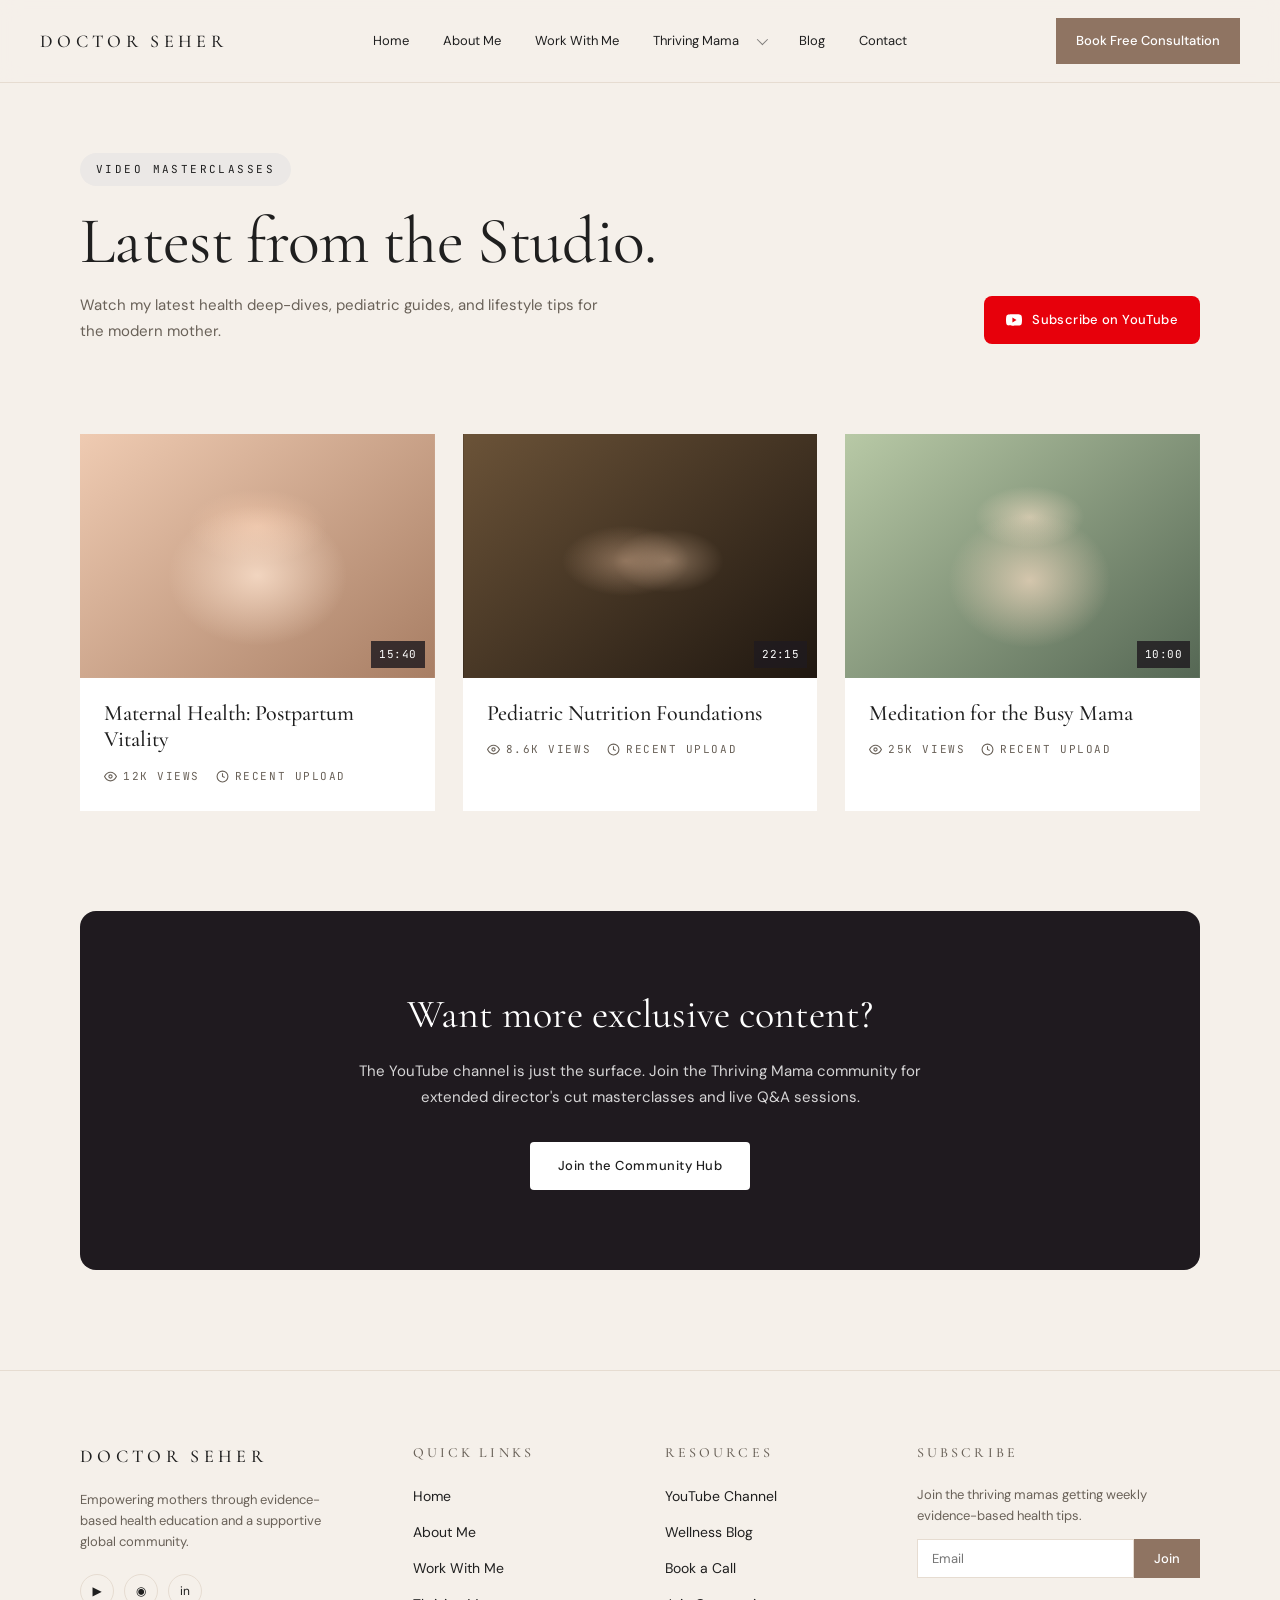
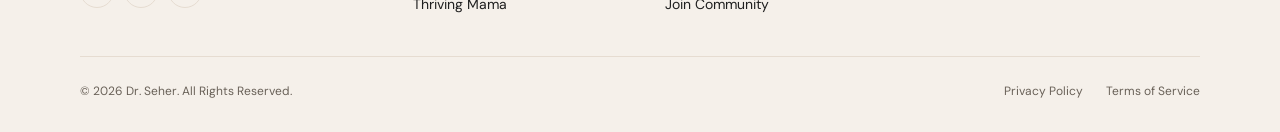
<file: pages/thriving-mama-youtube.html>
<!doctype html>
<html lang="en">
<head>
<meta charset="utf-8" />
<meta name="viewport" content="width=device-width,initial-scale=1" />
<title>Thriving Mama — YouTube Studio · Dr. Seher</title>
<link rel="preconnect" href="https://fonts.googleapis.com">
<link rel="preconnect" href="https://fonts.gstatic.com" crossorigin>
<link href="https://fonts.googleapis.com/css2?family=Cormorant+Garamond:ital,wght@0,400;0,500;0,600;1,400;1,500;1,600&family=DM+Sans:opsz,wght@9..40,300;9..40,400;9..40,500;9..40,600&family=JetBrains+Mono:wght@400;500&display=swap" rel="stylesheet">
<link rel="stylesheet" href="../assets/site.css">
<style>
  .studio-head { padding: 70px 0 60px; }
  .studio-head .inner {
    display: grid; grid-template-columns: 1fr auto; gap: 40px; align-items: end;
  }
  @media (max-width: 820px) {
    .studio-head .inner { grid-template-columns: 1fr; align-items: start; }
  }
  .pill-tag {
    display: inline-block;
    background: var(--porcelain); color: var(--ink);
    font-family: 'JetBrains Mono', monospace;
    font-size: 11px; letter-spacing: 0.22em; text-transform: uppercase;
    padding: 7px 16px; border-radius: 999px; margin-bottom: 22px;
  }
  .studio-head h1 {
    font-family: 'Cormorant Garamond', serif;
    font-weight: 400; font-size: clamp(40px, 5.4vw, 66px);
    line-height: 1.02; letter-spacing: -0.01em;
    margin-bottom: 18px;
  }
  .studio-head p {
    color: var(--muted); max-width: 52ch;
    font-size: 15px; line-height: 1.7;
  }
  .btn-youtube {
    background: #E7000B; color: #fff;
    display: inline-flex; align-items: center; gap: 10px;
    padding: 13px 22px; font-size: 13px; font-weight: 500; letter-spacing: 0.03em;
    border-radius: 8px; transition: background 0.2s;
    white-space: nowrap;
  }
  .btn-youtube:hover { background: #b30009; }

  /* ===== Video grid ===== */
  .studio-videos { padding: 30px 0 80px; }
  .vgrid3 { display: grid; grid-template-columns: repeat(3, 1fr); gap: 28px; }
  @media (max-width: 900px) { .vgrid3 { grid-template-columns: 1fr; } }

  .vcard {
    background: #fff;
    display: flex; flex-direction: column;
    transition: transform 0.25s ease, box-shadow 0.25s ease;
  }
  .vcard:hover { transform: translateY(-3px); box-shadow: 0 24px 40px -30px rgba(31,31,31,0.22); }
  .vthumb {
    aspect-ratio: 16/11;
    position: relative; overflow: hidden;
  }
  .vthumb .bg {
    position: absolute; inset: 0;
    background-size: cover; background-position: center;
  }
  .vthumb.a .bg { background-color: #D8B8A5; background-image: linear-gradient(140deg, #EFCBB2 0%, #A87E64 100%); }
  .vthumb.b .bg { background-color: #4A3D2C; background-image: linear-gradient(140deg, #6B5338 0%, #1F1710 100%); }
  .vthumb.c .bg { background-color: #8FA78B; background-image: linear-gradient(140deg, #B8C9A6 0%, #556754 100%); }

  /* silhouetted portrait hints using layered radial gradients */
  .vthumb.a .bg::before {
    content: ""; position: absolute; inset: 0;
    background:
      radial-gradient(ellipse 42% 48% at 50% 58%, rgba(255,230,210,0.75) 0%, transparent 60%),
      radial-gradient(ellipse 28% 22% at 50% 38%, rgba(255,210,180,0.55) 0%, transparent 70%);
  }
  .vthumb.b .bg::before {
    content: ""; position: absolute; inset: 0;
    background:
      radial-gradient(ellipse 30% 24% at 46% 52%, rgba(220,180,150,0.45) 0%, transparent 60%),
      radial-gradient(ellipse 24% 20% at 58% 52%, rgba(230,195,165,0.4) 0%, transparent 65%);
  }
  .vthumb.c .bg::before {
    content: ""; position: absolute; inset: 0;
    background:
      radial-gradient(ellipse 38% 46% at 52% 60%, rgba(240,215,190,0.75) 0%, transparent 60%),
      radial-gradient(ellipse 22% 18% at 52% 34%, rgba(250,225,200,0.6) 0%, transparent 70%);
  }

  .vthumb .dur {
    position: absolute; bottom: 10px; right: 10px;
    background: rgba(31,26,31,0.82); color: #fff;
    font-family: 'JetBrains Mono', monospace;
    font-size: 11px; padding: 4px 8px; letter-spacing: 0.04em;
  }
  .vmeta { padding: 22px 24px 26px; }
  .vmeta h4 {
    font-family: 'Cormorant Garamond', serif;
    font-size: 22px; font-weight: 500; line-height: 1.2;
    margin-bottom: 14px;
  }
  .vmeta .stats-row {
    display: flex; gap: 16px;
    font-family: 'JetBrains Mono', monospace;
    font-size: 11px; letter-spacing: 0.14em; color: var(--muted);
    text-transform: uppercase;
  }
  .vmeta .stats-row span { display: inline-flex; align-items: center; gap: 6px; }

  /* ===== Exclusive content dark card ===== */
  .exclusive-band { padding: 20px 0 100px; }
  .exclusive-card {
    background: #1F1A1F; color: #fff;
    border-radius: 16px;
    padding: clamp(48px, 7vw, 80px) clamp(32px, 6vw, 72px);
    text-align: center;
  }
  .exclusive-card h2 {
    font-family: 'Cormorant Garamond', serif;
    font-weight: 400; font-size: clamp(28px, 3.6vw, 40px);
    line-height: 1.15; margin-bottom: 22px;
  }
  .exclusive-card p {
    max-width: 58ch; margin: 0 auto 32px;
    color: rgba(255,255,255,0.82); font-size: 15px; line-height: 1.7;
  }
  .exclusive-card .cta-row { display: flex; justify-content: center; }
  .exclusive-card .btn-light {
    background: #fff; color: var(--ink);
    padding: 13px 28px; font-size: 13px; font-weight: 500; letter-spacing: 0.04em;
    border-radius: 4px; transition: background 0.2s, color 0.2s;
  }
  .exclusive-card .btn-light:hover { background: var(--dustyrose); }
</style>
</head>
<body>
<div id="site-nav"></div>

<!-- ===== Studio head ===== -->
<section class="studio-head">
  <div class="wrap">
    <div class="inner">
      <div>
        <span class="pill-tag">Video Masterclasses</span>
        <h1>Latest from the Studio.</h1>
        <p>Watch my latest health deep-dives, pediatric guides, and lifestyle tips for the modern mother.</p>
      </div>
      <a href="#" class="btn-youtube">
        <svg width="16" height="16" viewBox="0 0 24 24" fill="currentColor" aria-hidden="true"><path d="M23.5 6.2a3 3 0 0 0-2.1-2.1C19.5 3.5 12 3.5 12 3.5s-7.5 0-9.4.6A3 3 0 0 0 .5 6.2 31.4 31.4 0 0 0 0 12a31.4 31.4 0 0 0 .5 5.8 3 3 0 0 0 2.1 2.1c1.9.6 9.4.6 9.4.6s7.5 0 9.4-.6a3 3 0 0 0 2.1-2.1A31.4 31.4 0 0 0 24 12a31.4 31.4 0 0 0-.5-5.8zM9.6 15.6V8.4l6.2 3.6-6.2 3.6z"/></svg>
        Subscribe on YouTube
      </a>
    </div>
  </div>
</section>

<!-- ===== Videos grid ===== -->
<section class="studio-videos">
  <div class="wrap">
    <div class="vgrid3">

      <a href="#" class="vcard">
        <div class="vthumb a"><div class="bg"></div><span class="dur">15:40</span></div>
        <div class="vmeta">
          <h4>Maternal Health: Postpartum Vitality</h4>
          <div class="stats-row">
            <span>
              <svg width="13" height="13" viewBox="0 0 24 24" fill="none" stroke="currentColor" stroke-width="2"><path d="M1 12s4-8 11-8 11 8 11 8-4 8-11 8-11-8-11-8z"/><circle cx="12" cy="12" r="3"/></svg>
              12k views
            </span>
            <span>
              <svg width="13" height="13" viewBox="0 0 24 24" fill="none" stroke="currentColor" stroke-width="2"><circle cx="12" cy="12" r="10"/><polyline points="12 6 12 12 16 14"/></svg>
              Recent upload
            </span>
          </div>
        </div>
      </a>

      <a href="#" class="vcard">
        <div class="vthumb b"><div class="bg"></div><span class="dur">22:15</span></div>
        <div class="vmeta">
          <h4>Pediatric Nutrition Foundations</h4>
          <div class="stats-row">
            <span>
              <svg width="13" height="13" viewBox="0 0 24 24" fill="none" stroke="currentColor" stroke-width="2"><path d="M1 12s4-8 11-8 11 8 11 8-4 8-11 8-11-8-11-8z"/><circle cx="12" cy="12" r="3"/></svg>
              8.6k views
            </span>
            <span>
              <svg width="13" height="13" viewBox="0 0 24 24" fill="none" stroke="currentColor" stroke-width="2"><circle cx="12" cy="12" r="10"/><polyline points="12 6 12 12 16 14"/></svg>
              Recent upload
            </span>
          </div>
        </div>
      </a>

      <a href="#" class="vcard">
        <div class="vthumb c"><div class="bg"></div><span class="dur">10:00</span></div>
        <div class="vmeta">
          <h4>Meditation for the Busy Mama</h4>
          <div class="stats-row">
            <span>
              <svg width="13" height="13" viewBox="0 0 24 24" fill="none" stroke="currentColor" stroke-width="2"><path d="M1 12s4-8 11-8 11 8 11 8-4 8-11 8-11-8-11-8z"/><circle cx="12" cy="12" r="3"/></svg>
              25k views
            </span>
            <span>
              <svg width="13" height="13" viewBox="0 0 24 24" fill="none" stroke="currentColor" stroke-width="2"><circle cx="12" cy="12" r="10"/><polyline points="12 6 12 12 16 14"/></svg>
              Recent upload
            </span>
          </div>
        </div>
      </a>

    </div>
  </div>
</section>

<!-- ===== Exclusive content CTA ===== -->
<section class="exclusive-band">
  <div class="wrap">
    <div class="exclusive-card">
      <h2>Want more exclusive content?</h2>
      <p>The YouTube channel is just the surface. Join the Thriving Mama community for extended director's cut masterclasses and live Q&amp;A sessions.</p>
      <div class="cta-row">
        <a href="thriving-mama-join.html" class="btn-light">Join the Community Hub</a>
      </div>
    </div>
  </div>
</section>

<div id="site-footer"></div>
<script src="../assets/site.js"></script>
</body>
</html>
</file>
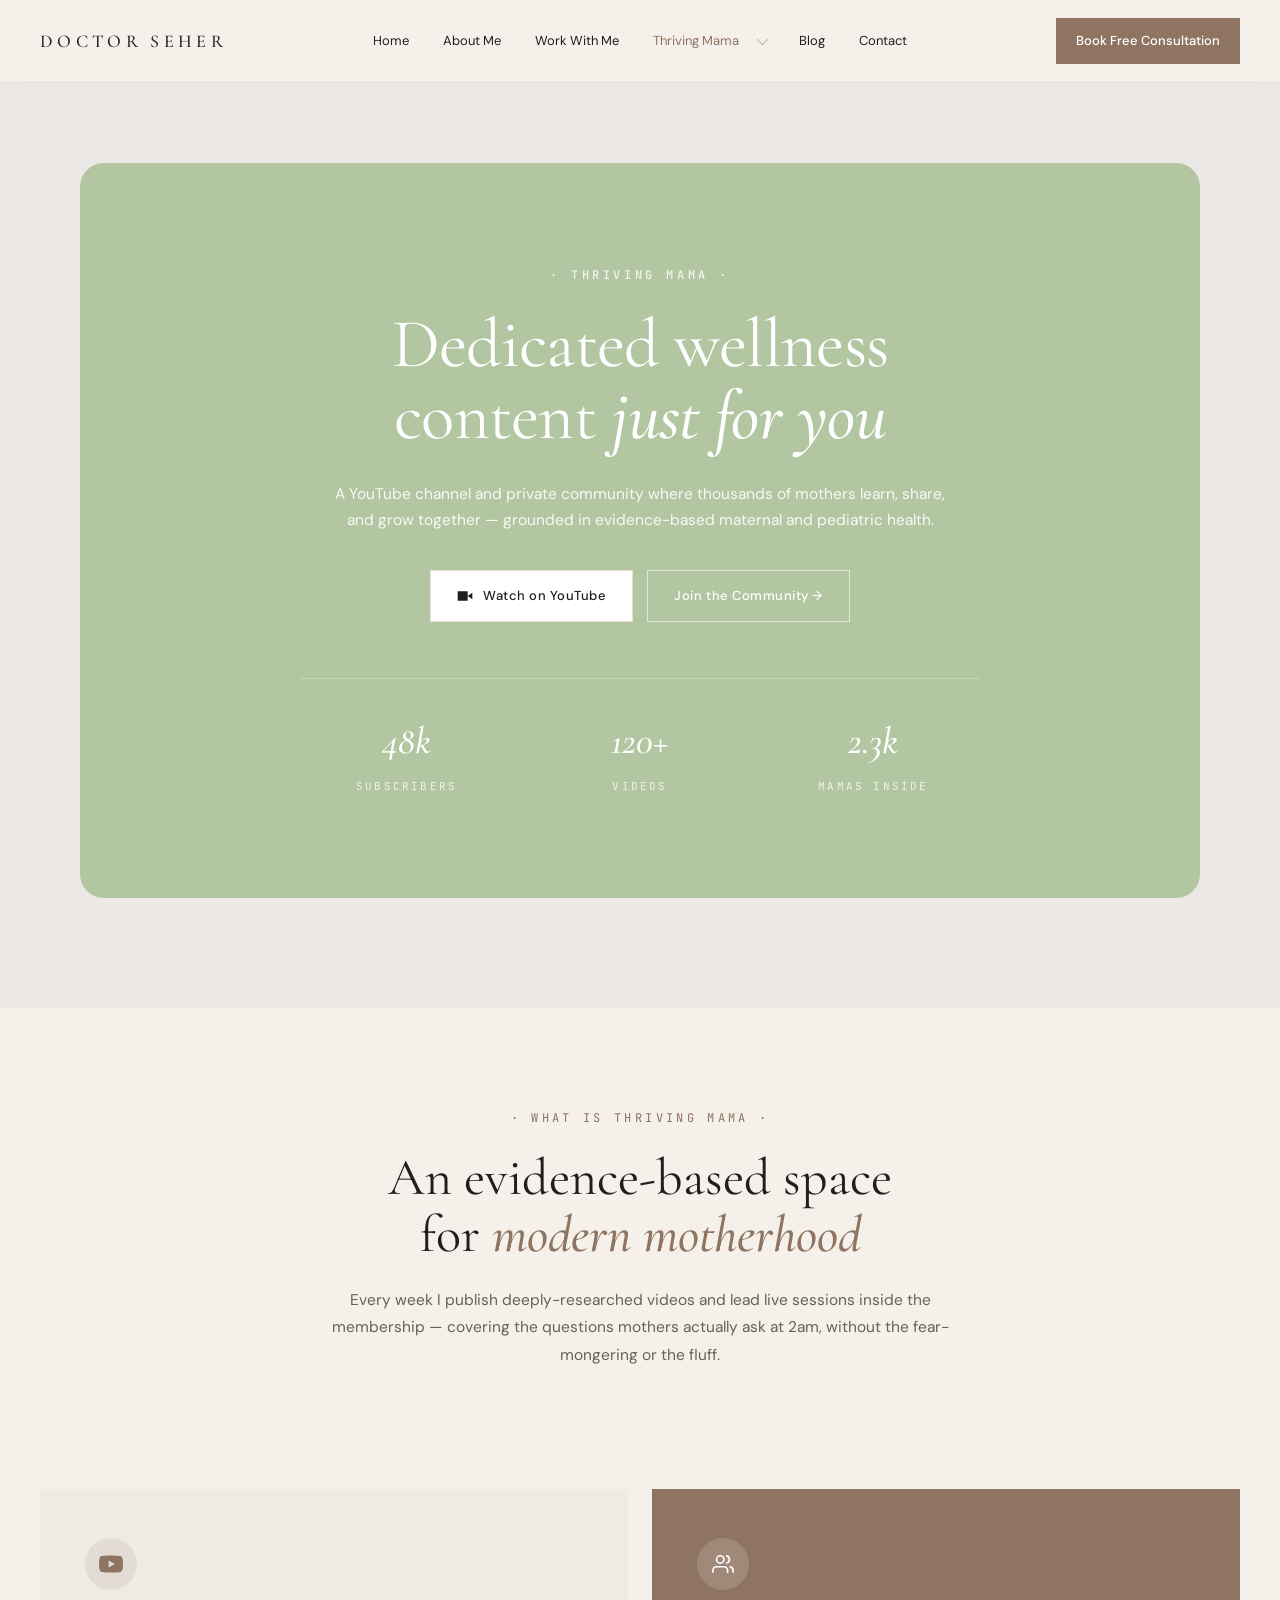
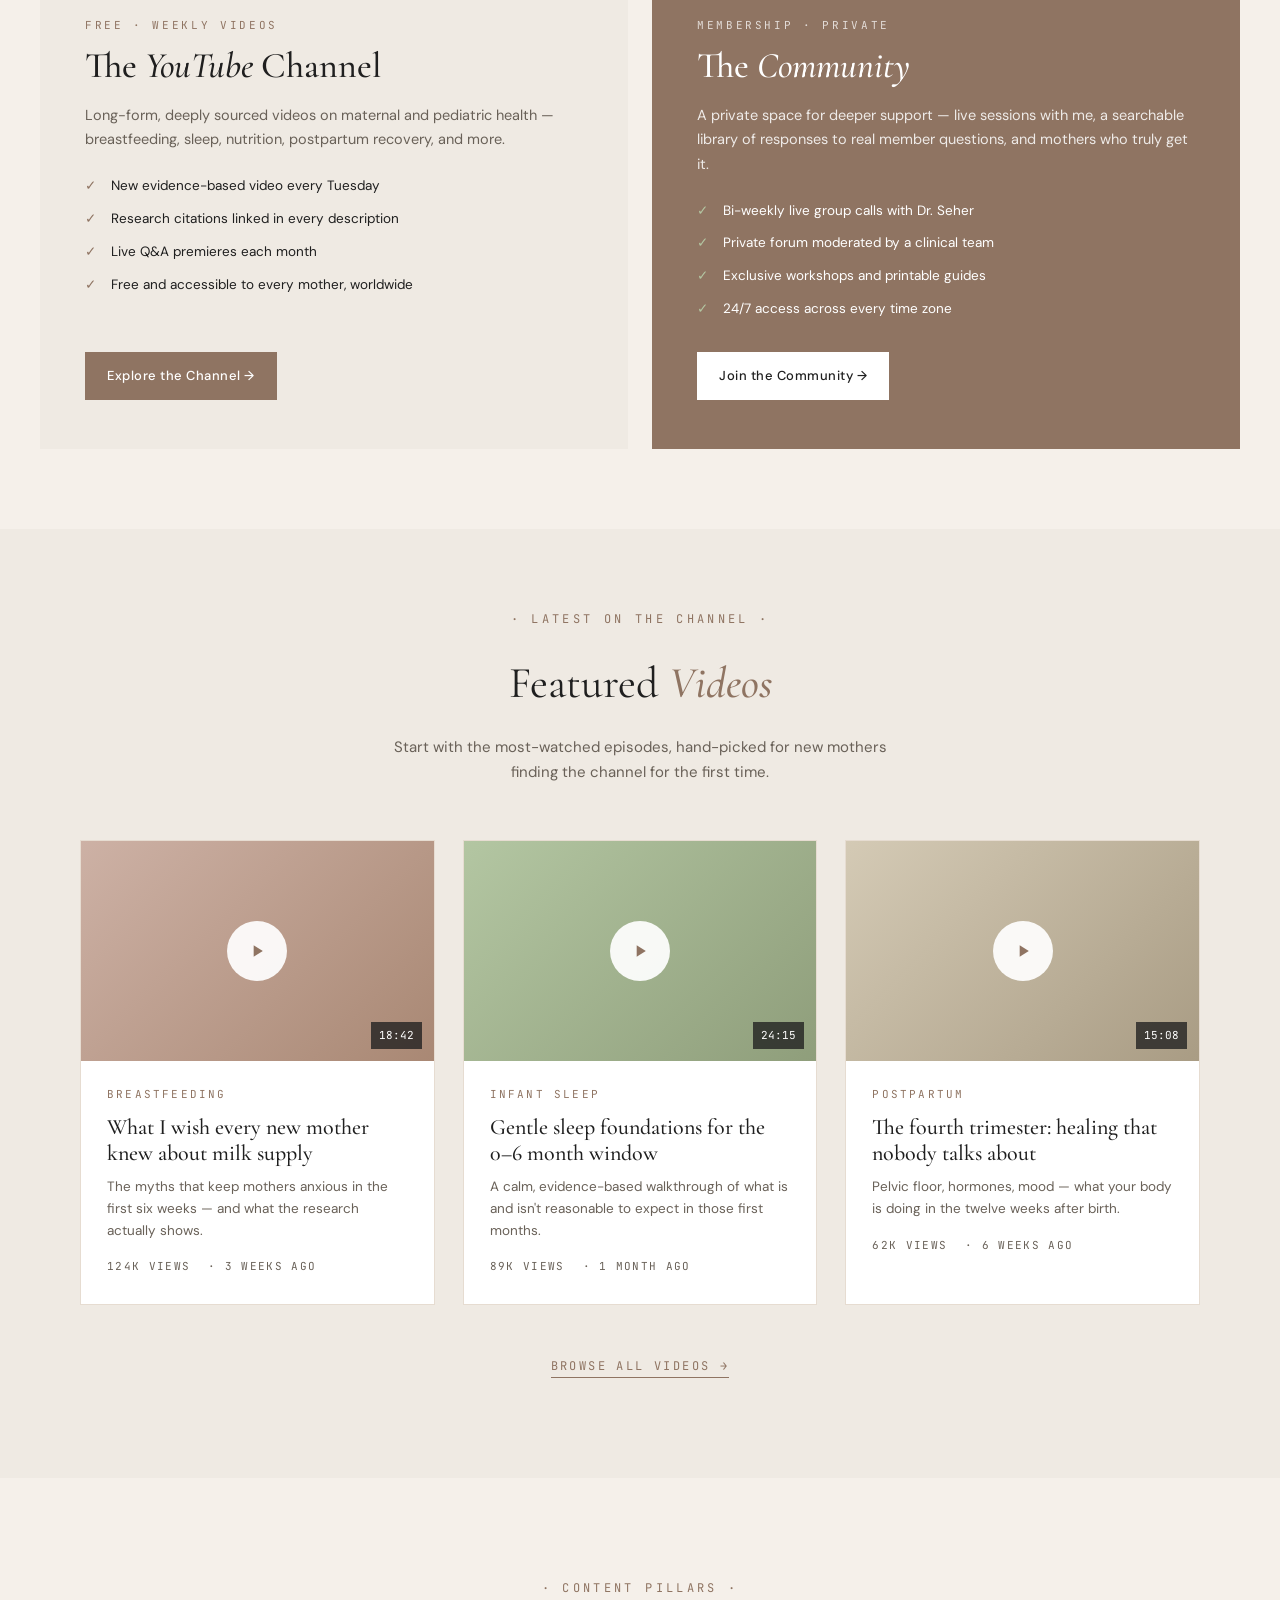
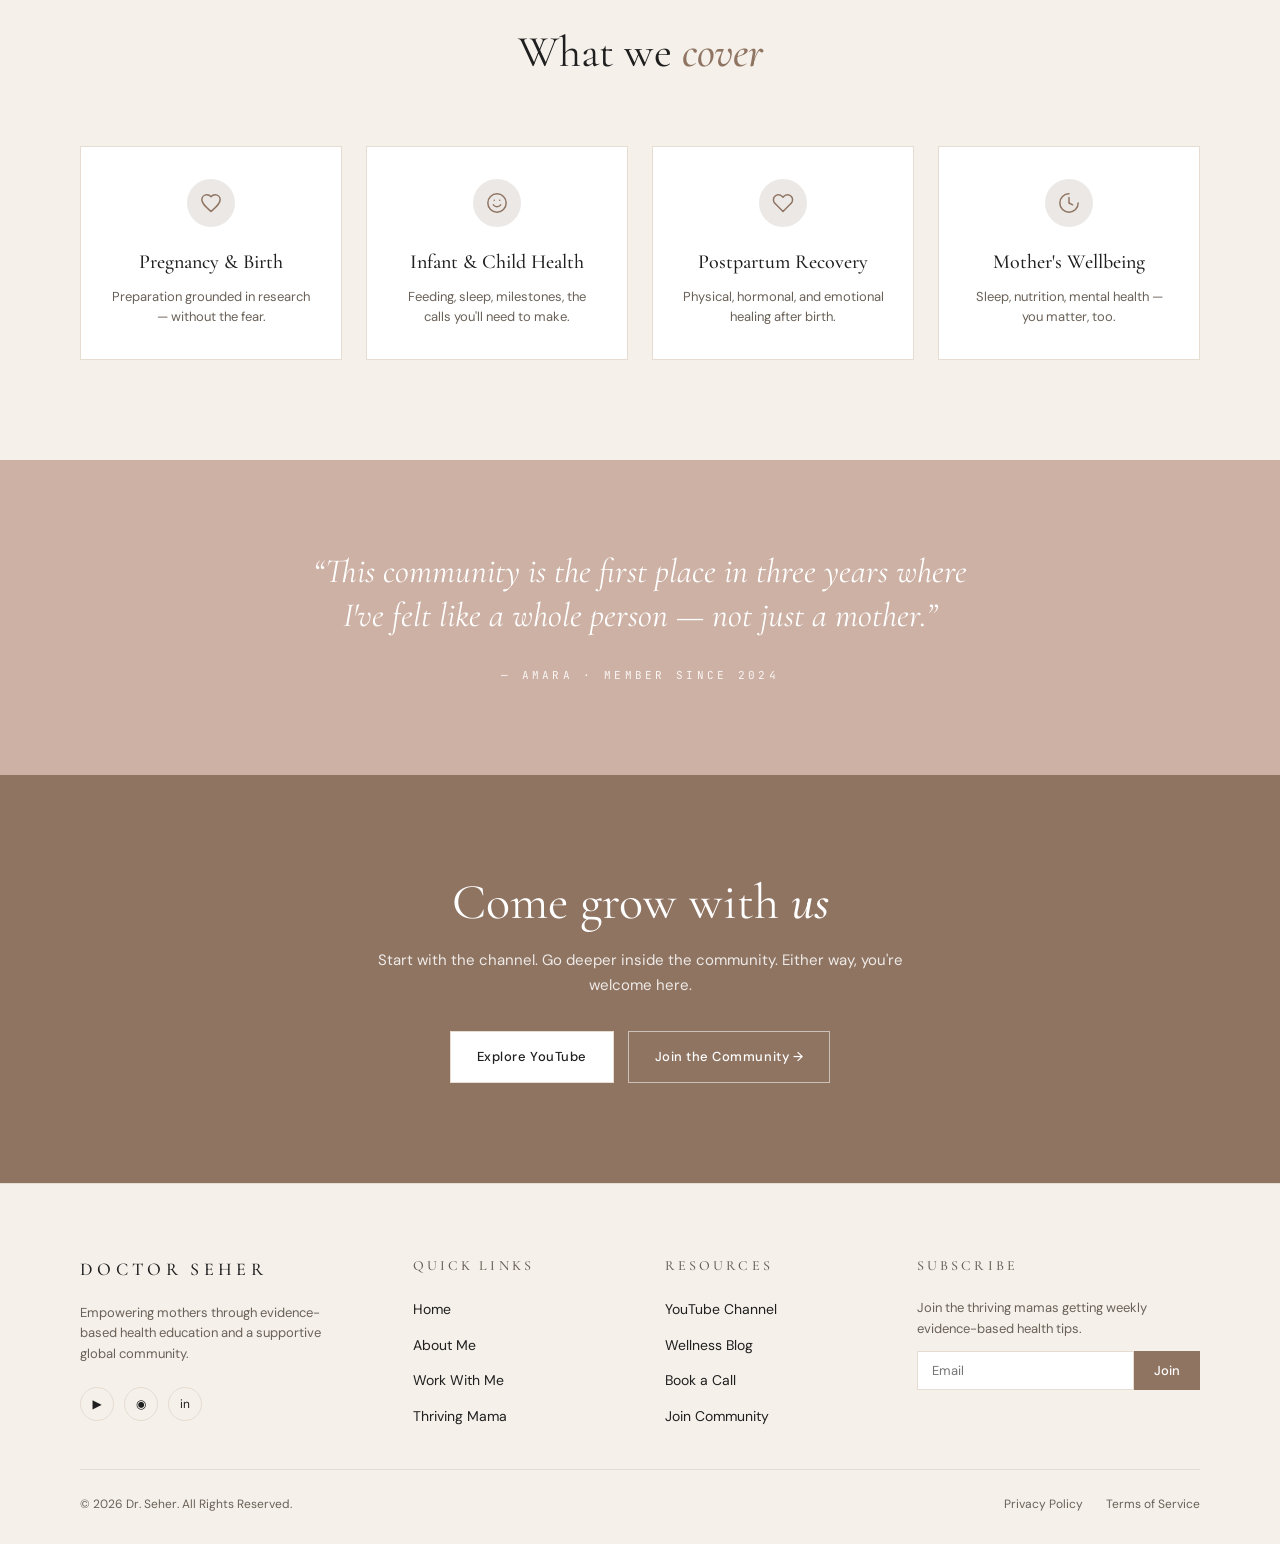
<file: pages/thriving-mama.html>
<!doctype html>
<html lang="en">
<head>
<meta charset="utf-8" />
<meta name="viewport" content="width=device-width,initial-scale=1" />
<title>Thriving Mama — Dr. Seher</title>
<link rel="preconnect" href="https://fonts.googleapis.com">
<link rel="preconnect" href="https://fonts.gstatic.com" crossorigin>
<link href="https://fonts.googleapis.com/css2?family=Cormorant+Garamond:ital,wght@0,400;0,500;0,600;1,400;1,500;1,600&family=DM+Sans:opsz,wght@9..40,300;9..40,400;9..40,500;9..40,600&family=JetBrains+Mono:wght@400;500&display=swap" rel="stylesheet">
<link rel="stylesheet" href="../assets/site.css">
<style>
  /* ===== Sage hero card on porcelain ===== */
  .tm-hero-band { background: var(--porcelain); padding: 80px 0 110px; }
  .tm-hero {
    background: var(--sage); color: #fff;
    border-radius: 24px;
    padding: clamp(56px, 8vw, 110px) clamp(32px, 6vw, 90px);
    text-align: center;
    position: relative; overflow: hidden;
  }
  .tm-hero .eyebrow {
    font-family: 'JetBrains Mono', monospace;
    font-size: 12px; letter-spacing: 0.3em; text-transform: uppercase;
    color: rgba(255,255,255,0.82); margin-bottom: 22px;
  }
  .tm-hero h1 {
    font-family: 'Cormorant Garamond', serif;
    font-weight: 400; font-size: clamp(42px, 5.4vw, 70px);
    line-height: 1.05; letter-spacing: -0.01em;
    max-width: 18ch; margin: 0 auto;
  }
  .tm-hero h1 em { font-style: italic; font-weight: 500; }
  .tm-hero p {
    margin: 28px auto 0; max-width: 58ch;
    font-size: 15.5px; line-height: 1.7;
    color: rgba(255,255,255,0.9);
  }
  .tm-hero .hero-cta-row {
    display: flex; gap: 14px; justify-content: center; flex-wrap: wrap;
    margin-top: 36px;
  }
  .tm-hero .btn-white {
    background: #fff; color: var(--ink);
    padding: 14px 26px; font-size: 13px; font-weight: 500;
    letter-spacing: 0.04em;
    display: inline-flex; align-items: center; gap: 10px;
    transition: background 0.2s, color 0.2s;
  }
  .tm-hero .btn-white:hover { background: var(--cocoa); color: #fff; }
  .tm-hero .btn-ghost {
    background: transparent; color: #fff;
    border: 1px solid rgba(255,255,255,0.55);
    padding: 14px 26px; font-size: 13px; font-weight: 500;
    letter-spacing: 0.04em;
    display: inline-flex; align-items: center; gap: 10px;
    transition: background 0.2s, border-color 0.2s;
  }
  .tm-hero .btn-ghost:hover { background: rgba(255,255,255,0.15); border-color: #fff; }

  /* decorative hero stats strip */
  .tm-hero .stats {
    display: grid; grid-template-columns: repeat(3, 1fr);
    max-width: 680px; margin: 56px auto 0;
    border-top: 1px solid rgba(255,255,255,0.28);
    padding-top: 30px; gap: 20px;
  }
  .tm-hero .stat .n {
    font-family: 'Cormorant Garamond', serif;
    font-size: 38px; font-weight: 500; font-style: italic;
  }
  .tm-hero .stat .l {
    font-family: 'JetBrains Mono', monospace;
    font-size: 11px; letter-spacing: 0.2em; text-transform: uppercase;
    color: rgba(255,255,255,0.78); margin-top: 4px;
  }
  @media (max-width: 620px) { .tm-hero .stats { grid-template-columns: 1fr; gap: 24px; } }

  /* ===== Intro prose ===== */
  .tm-intro { padding: 100px 0 40px; text-align: center; }
  .tm-intro .kicker {
    font-family: 'JetBrains Mono', monospace;
    font-size: 12px; letter-spacing: 0.28em; text-transform: uppercase;
    color: var(--cocoa); margin-bottom: 20px;
  }
  .tm-intro h2 {
    font-family: 'Cormorant Garamond', serif;
    font-weight: 400; font-size: clamp(34px, 4.4vw, 52px);
    line-height: 1.1; max-width: 22ch; margin: 0 auto 24px;
  }
  .tm-intro h2 em { font-style: italic; color: var(--cocoa); font-weight: 500; }
  .tm-intro p {
    max-width: 58ch; margin: 0 auto; color: var(--muted);
    font-size: 15.5px; line-height: 1.75;
  }

  /* ===== Two pillars split ===== */
  .pillars { padding: 80px 0; }
  .pillars-grid {
    display: grid; grid-template-columns: 1fr 1fr; gap: 24px;
  }
  @media (max-width: 860px) { .pillars-grid { grid-template-columns: 1fr; } }

  .pillar {
    background: #fff; padding: 48px 44px;
    display: flex; flex-direction: column;
    border: 1px solid var(--rule);
  }
  .pillar.youtube { background: var(--bg-soft); border-color: transparent; }
  .pillar.community {
    background: var(--cocoa); color: #fff; border-color: transparent;
  }

  .pillar .p-ichip {
    width: 52px; height: 52px; border-radius: 50%;
    display: inline-flex; align-items: center; justify-content: center;
    background: rgba(143,116,98,0.12); color: var(--cocoa);
    margin-bottom: 26px;
  }
  .pillar.community .p-ichip {
    background: rgba(255,255,255,0.15); color: #fff;
  }

  .pillar .p-tag {
    font-family: 'JetBrains Mono', monospace;
    font-size: 11px; letter-spacing: 0.24em; text-transform: uppercase;
    color: var(--cocoa); margin-bottom: 12px;
  }
  .pillar.community .p-tag { color: rgba(255,255,255,0.75); }

  .pillar h3 {
    font-family: 'Cormorant Garamond', serif;
    font-weight: 500; font-size: clamp(28px, 3.2vw, 36px);
    line-height: 1.12; margin-bottom: 16px;
  }
  .pillar h3 em { font-style: italic; }
  .pillar > p {
    font-size: 14.5px; line-height: 1.7; margin-bottom: 24px;
    color: var(--muted);
  }
  .pillar.community > p { color: rgba(255,255,255,0.85); }

  .pillar ul {
    list-style: none; display: grid; gap: 12px; margin-bottom: 32px;
  }
  .pillar ul li {
    position: relative; padding-left: 26px;
    font-size: 13.5px; line-height: 1.55;
  }
  .pillar ul li::before {
    content: "✓"; position: absolute; left: 0; top: 0;
    color: var(--cocoa); font-weight: 600;
  }
  .pillar.community ul li::before { color: var(--sage); }

  .pillar .p-cta {
    margin-top: auto;
    display: inline-flex; align-items: center; gap: 10px;
    align-self: flex-start;
    padding: 13px 22px;
    font-size: 13px; font-weight: 500; letter-spacing: 0.04em;
    transition: background 0.2s, color 0.2s;
  }
  .pillar.youtube .p-cta { background: var(--cocoa); color: #fff; }
  .pillar.youtube .p-cta:hover { background: var(--ink); }
  .pillar.community .p-cta { background: #fff; color: var(--ink); }
  .pillar.community .p-cta:hover { background: var(--dustyrose); }

  /* ===== Featured videos grid ===== */
  .featured { padding: 80px 0 100px; background: var(--bg-soft); }
  .featured .head { text-align: center; margin-bottom: 54px; }
  .featured .kicker {
    font-family: 'JetBrains Mono', monospace;
    font-size: 12px; letter-spacing: 0.28em; text-transform: uppercase;
    color: var(--cocoa); margin-bottom: 16px;
  }
  .featured h2 {
    font-family: 'Cormorant Garamond', serif;
    font-weight: 400; font-size: clamp(32px, 4vw, 44px);
  }
  .featured h2 em { font-style: italic; color: var(--cocoa); font-weight: 500; }
  .featured .head p {
    color: var(--muted); font-size: 15px; max-width: 52ch; margin: 14px auto 0;
  }

  .vgrid { display: grid; grid-template-columns: repeat(3, 1fr); gap: 28px; }
  @media (max-width: 900px) { .vgrid { grid-template-columns: 1fr; } }

  .vcard {
    background: #fff; border: 1px solid var(--rule);
    display: flex; flex-direction: column;
    transition: transform 0.25s ease, box-shadow 0.25s ease;
  }
  .vcard:hover {
    transform: translateY(-3px);
    box-shadow: 0 24px 40px -30px rgba(31,31,31,0.22);
  }
  .vthumb {
    aspect-ratio: 16/10;
    position: relative; overflow: hidden;
    display: flex; align-items: center; justify-content: center;
  }
  .vthumb.a { background: linear-gradient(135deg, #CDB1A5 0%, #A98874 100%); }
  .vthumb.b { background: linear-gradient(135deg, #B3C6A2 0%, #8F9E7B 100%); }
  .vthumb.c { background: linear-gradient(135deg, #D4CAB5 0%, #A99C84 100%); }
  .vthumb .play {
    width: 60px; height: 60px; border-radius: 50%;
    background: rgba(255,255,255,0.92); color: var(--cocoa);
    display: inline-flex; align-items: center; justify-content: center;
    transition: transform 0.25s ease;
  }
  .vcard:hover .play { transform: scale(1.08); }
  .vthumb .dur {
    position: absolute; bottom: 12px; right: 12px;
    background: rgba(31,31,31,0.78); color: #fff;
    font-family: 'JetBrains Mono', monospace;
    font-size: 11px; padding: 4px 8px;
  }
  .vmeta { padding: 24px 26px 28px; }
  .vmeta .cat {
    font-family: 'JetBrains Mono', monospace;
    font-size: 11px; letter-spacing: 0.2em; text-transform: uppercase;
    color: var(--cocoa); margin-bottom: 10px;
  }
  .vmeta h4 {
    font-family: 'Cormorant Garamond', serif;
    font-size: 22px; font-weight: 500; line-height: 1.2;
    margin-bottom: 10px;
  }
  .vmeta p { font-size: 13.5px; color: var(--muted); line-height: 1.6; }
  .vmeta .stats-row {
    margin-top: 16px; display: flex; gap: 18px;
    font-family: 'JetBrains Mono', monospace;
    font-size: 11px; letter-spacing: 0.12em; color: var(--muted);
    text-transform: uppercase;
  }

  .featured .all-link {
    text-align: center; margin-top: 48px;
  }
  .featured .all-link a {
    font-family: 'JetBrains Mono', monospace;
    font-size: 12px; letter-spacing: 0.2em; text-transform: uppercase;
    color: var(--cocoa); border-bottom: 1px solid var(--cocoa);
    padding-bottom: 3px;
  }
  .featured .all-link a:hover { color: var(--ink); border-color: var(--ink); }

  /* ===== Pillars of content (topics) ===== */
  .topics { padding: 100px 0; }
  .topics .head { text-align: center; margin-bottom: 56px; }
  .topics .kicker {
    font-family: 'JetBrains Mono', monospace;
    font-size: 12px; letter-spacing: 0.28em; text-transform: uppercase;
    color: var(--cocoa); margin-bottom: 16px;
  }
  .topics h2 {
    font-family: 'Cormorant Garamond', serif;
    font-weight: 400; font-size: clamp(32px, 4vw, 44px);
  }
  .topics h2 em { font-style: italic; color: var(--cocoa); font-weight: 500; }

  .tgrid { display: grid; grid-template-columns: repeat(4, 1fr); gap: 24px; }
  @media (max-width: 900px) { .tgrid { grid-template-columns: repeat(2, 1fr); } }
  @media (max-width: 520px) { .tgrid { grid-template-columns: 1fr; } }

  .tcard {
    background: #fff; padding: 32px 28px;
    border: 1px solid var(--rule); text-align: center;
  }
  .tcard .ichip {
    width: 48px; height: 48px; border-radius: 50%;
    display: inline-flex; align-items: center; justify-content: center;
    background: var(--porcelain); color: var(--cocoa);
    margin-bottom: 18px;
  }
  .tcard h5 {
    font-family: 'Cormorant Garamond', serif;
    font-size: 20px; font-weight: 500; margin-bottom: 8px;
  }
  .tcard p { font-size: 13px; color: var(--muted); line-height: 1.55; }

  /* ===== Dusty rose testimonial band ===== */
  .tm-quote {
    background: var(--dustyrose); color: #fff;
    padding: 90px 40px; text-align: center;
  }
  .tm-quote blockquote {
    font-family: 'Cormorant Garamond', serif;
    font-style: italic; font-weight: 400;
    font-size: clamp(26px, 3vw, 34px);
    line-height: 1.3; max-width: 44ch; margin: 0 auto;
  }
  .tm-quote .who {
    margin-top: 28px;
    font-family: 'JetBrains Mono', monospace;
    font-size: 11px; letter-spacing: 0.3em; text-transform: uppercase;
    color: rgba(255,255,255,0.88);
  }

  /* ===== Final CTA (cocoa) ===== */
  .tm-cta {
    background: var(--cocoa); color: #fff;
    padding: 100px 40px; text-align: center;
  }
  .tm-cta h2 {
    font-family: 'Cormorant Garamond', serif;
    font-weight: 400; font-size: clamp(34px, 4.4vw, 50px);
    line-height: 1.1;
  }
  .tm-cta h2 em { font-style: italic; font-weight: 500; }
  .tm-cta p {
    max-width: 54ch; margin: 18px auto 32px;
    color: rgba(255,255,255,0.85); font-size: 15px;
  }
  .tm-cta .row {
    display: flex; gap: 14px; justify-content: center; flex-wrap: wrap;
  }
  .tm-cta .btn-white {
    background: #fff; color: var(--ink); padding: 14px 26px;
    font-size: 13px; font-weight: 500; letter-spacing: 0.04em;
    transition: background 0.2s;
  }
  .tm-cta .btn-white:hover { background: var(--dustyrose); color: var(--ink); }
  .tm-cta .btn-ghost {
    border: 1px solid rgba(255,255,255,0.55); color: #fff;
    padding: 14px 26px; font-size: 13px; font-weight: 500; letter-spacing: 0.04em;
    transition: background 0.2s;
  }
  .tm-cta .btn-ghost:hover { background: rgba(255,255,255,0.15); }
</style>
</head>
<body>
<div id="site-nav"></div>

<!-- ===== Hero ===== -->
<section class="tm-hero-band">
  <div class="wrap">
    <div class="tm-hero">
      <div class="eyebrow">· Thriving Mama ·</div>
      <h1>Dedicated wellness content <em>just for you</em></h1>
      <p>A YouTube channel and private community where thousands of mothers learn, share, and grow together — grounded in evidence-based maternal and pediatric health.</p>
      <div class="hero-cta-row">
        <a href="thriving-mama-youtube.html" class="btn-white">
          <svg width="16" height="16" viewBox="0 0 24 24" fill="currentColor"><path d="M23 7l-7 5 7 5V7zM1 5h15v14H1z"/></svg>
          Watch on YouTube
        </a>
        <a href="thriving-mama-join.html" class="btn-ghost">
          Join the Community →
        </a>
      </div>
      <div class="stats">
        <div class="stat"><div class="n">48k</div><div class="l">Subscribers</div></div>
        <div class="stat"><div class="n">120+</div><div class="l">Videos</div></div>
        <div class="stat"><div class="n">2.3k</div><div class="l">Mamas Inside</div></div>
      </div>
    </div>
  </div>
</section>

<!-- ===== Intro ===== -->
<section class="tm-intro">
  <div class="wrap-narrow">
    <div class="kicker">· What is Thriving Mama ·</div>
    <h2>An evidence-based space for <em>modern motherhood</em></h2>
    <p>Every week I publish deeply-researched videos and lead live sessions inside the membership — covering the questions mothers actually ask at 2am, without the fear-mongering or the fluff.</p>
  </div>
</section>

<!-- ===== Pillars ===== -->
<section class="pillars wrap">
  <div class="pillars-grid">

    <article class="pillar youtube">
      <span class="p-ichip" aria-hidden="true">
        <svg width="24" height="24" viewBox="0 0 24 24" fill="currentColor"><path d="M23.5 6.2a3 3 0 0 0-2.1-2.1C19.5 3.5 12 3.5 12 3.5s-7.5 0-9.4.6A3 3 0 0 0 .5 6.2 31.4 31.4 0 0 0 0 12a31.4 31.4 0 0 0 .5 5.8 3 3 0 0 0 2.1 2.1c1.9.6 9.4.6 9.4.6s7.5 0 9.4-.6a3 3 0 0 0 2.1-2.1A31.4 31.4 0 0 0 24 12a31.4 31.4 0 0 0-.5-5.8zM9.6 15.6V8.4l6.2 3.6-6.2 3.6z"/></svg>
      </span>
      <div class="p-tag">Free · Weekly videos</div>
      <h3>The <em>YouTube</em> Channel</h3>
      <p>Long-form, deeply sourced videos on maternal and pediatric health — breastfeeding, sleep, nutrition, postpartum recovery, and more.</p>
      <ul>
        <li>New evidence-based video every Tuesday</li>
        <li>Research citations linked in every description</li>
        <li>Live Q&amp;A premieres each month</li>
        <li>Free and accessible to every mother, worldwide</li>
      </ul>
      <a href="thriving-mama-youtube.html" class="p-cta">Explore the Channel →</a>
    </article>

    <article class="pillar community">
      <span class="p-ichip" aria-hidden="true">
        <svg width="22" height="22" viewBox="0 0 24 24" fill="none" stroke="currentColor" stroke-width="1.8" stroke-linecap="round" stroke-linejoin="round"><path d="M17 21v-2a4 4 0 0 0-4-4H5a4 4 0 0 0-4 4v2"/><circle cx="9" cy="7" r="4"/><path d="M23 21v-2a4 4 0 0 0-3-3.87"/><path d="M16 3.13a4 4 0 0 1 0 7.75"/></svg>
      </span>
      <div class="p-tag">Membership · Private</div>
      <h3>The <em>Community</em></h3>
      <p>A private space for deeper support — live sessions with me, a searchable library of responses to real member questions, and mothers who truly get it.</p>
      <ul>
        <li>Bi-weekly live group calls with Dr. Seher</li>
        <li>Private forum moderated by a clinical team</li>
        <li>Exclusive workshops and printable guides</li>
        <li>24/7 access across every time zone</li>
      </ul>
      <a href="thriving-mama-join.html" class="p-cta">Join the Community →</a>
    </article>

  </div>
</section>

<!-- ===== Featured videos ===== -->
<section class="featured">
  <div class="wrap">
    <div class="head">
      <div class="kicker">· Latest on the channel ·</div>
      <h2>Featured <em>Videos</em></h2>
      <p>Start with the most-watched episodes, hand-picked for new mothers finding the channel for the first time.</p>
    </div>

    <div class="vgrid">

      <a href="thriving-mama-youtube.html" class="vcard">
        <div class="vthumb a">
          <span class="play" aria-hidden="true">
            <svg width="20" height="20" viewBox="0 0 24 24" fill="currentColor"><polygon points="8 5 19 12 8 19 8 5"/></svg>
          </span>
          <span class="dur">18:42</span>
        </div>
        <div class="vmeta">
          <div class="cat">Breastfeeding</div>
          <h4>What I wish every new mother knew about milk supply</h4>
          <p>The myths that keep mothers anxious in the first six weeks — and what the research actually shows.</p>
          <div class="stats-row"><span>124k views</span><span>· 3 weeks ago</span></div>
        </div>
      </a>

      <a href="thriving-mama-youtube.html" class="vcard">
        <div class="vthumb b">
          <span class="play" aria-hidden="true">
            <svg width="20" height="20" viewBox="0 0 24 24" fill="currentColor"><polygon points="8 5 19 12 8 19 8 5"/></svg>
          </span>
          <span class="dur">24:15</span>
        </div>
        <div class="vmeta">
          <div class="cat">Infant Sleep</div>
          <h4>Gentle sleep foundations for the 0–6 month window</h4>
          <p>A calm, evidence-based walkthrough of what is and isn't reasonable to expect in those first months.</p>
          <div class="stats-row"><span>89k views</span><span>· 1 month ago</span></div>
        </div>
      </a>

      <a href="thriving-mama-youtube.html" class="vcard">
        <div class="vthumb c">
          <span class="play" aria-hidden="true">
            <svg width="20" height="20" viewBox="0 0 24 24" fill="currentColor"><polygon points="8 5 19 12 8 19 8 5"/></svg>
          </span>
          <span class="dur">15:08</span>
        </div>
        <div class="vmeta">
          <div class="cat">Postpartum</div>
          <h4>The fourth trimester: healing that nobody talks about</h4>
          <p>Pelvic floor, hormones, mood — what your body is doing in the twelve weeks after birth.</p>
          <div class="stats-row"><span>62k views</span><span>· 6 weeks ago</span></div>
        </div>
      </a>

    </div>

    <div class="all-link">
      <a href="thriving-mama-youtube.html">Browse all videos →</a>
    </div>
  </div>
</section>

<!-- ===== Topics ===== -->
<section class="topics">
  <div class="wrap">
    <div class="head">
      <div class="kicker">· Content pillars ·</div>
      <h2>What we <em>cover</em></h2>
    </div>

    <div class="tgrid">
      <article class="tcard">
        <span class="ichip" aria-hidden="true">
          <svg width="22" height="22" viewBox="0 0 24 24" fill="none" stroke="currentColor" stroke-width="1.6" stroke-linecap="round" stroke-linejoin="round"><path d="M12 21.35l-1.45-1.32C5.4 15.36 2 12.28 2 8.5 2 5.42 4.42 3 7.5 3c1.74 0 3.41.81 4.5 2.09C13.09 3.81 14.76 3 16.5 3 19.58 3 22 5.42 22 8.5c0 3.78-3.4 6.86-8.55 11.54L12 21.35z"/></svg>
        </span>
        <h5>Pregnancy &amp; Birth</h5>
        <p>Preparation grounded in research — without the fear.</p>
      </article>

      <article class="tcard">
        <span class="ichip" aria-hidden="true">
          <svg width="22" height="22" viewBox="0 0 24 24" fill="none" stroke="currentColor" stroke-width="1.6" stroke-linecap="round" stroke-linejoin="round"><circle cx="12" cy="12" r="10"/><path d="M8 14s1.5 2 4 2 4-2 4-2"/><line x1="9" y1="9" x2="9.01" y2="9"/><line x1="15" y1="9" x2="15.01" y2="9"/></svg>
        </span>
        <h5>Infant &amp; Child Health</h5>
        <p>Feeding, sleep, milestones, the calls you'll need to make.</p>
      </article>

      <article class="tcard">
        <span class="ichip" aria-hidden="true">
          <svg width="22" height="22" viewBox="0 0 24 24" fill="none" stroke="currentColor" stroke-width="1.6" stroke-linecap="round" stroke-linejoin="round"><path d="M20.84 4.61a5.5 5.5 0 0 0-7.78 0L12 5.67l-1.06-1.06a5.5 5.5 0 0 0-7.78 7.78l1.06 1.06L12 21.23l7.78-7.78 1.06-1.06a5.5 5.5 0 0 0 0-7.78z"/></svg>
        </span>
        <h5>Postpartum Recovery</h5>
        <p>Physical, hormonal, and emotional healing after birth.</p>
      </article>

      <article class="tcard">
        <span class="ichip" aria-hidden="true">
          <svg width="22" height="22" viewBox="0 0 24 24" fill="none" stroke="currentColor" stroke-width="1.6" stroke-linecap="round" stroke-linejoin="round"><path d="M12 2a10 10 0 1 0 10 10"/><path d="M12 6v6l4 2"/></svg>
        </span>
        <h5>Mother's Wellbeing</h5>
        <p>Sleep, nutrition, mental health — you matter, too.</p>
      </article>
    </div>
  </div>
</section>

<!-- ===== Testimonial band ===== -->
<section class="tm-quote">
  <blockquote>“This community is the first place in three years where I've felt like a whole person — not just a mother.”</blockquote>
  <div class="who">— Amara · Member since 2024</div>
</section>

<!-- ===== Final CTA ===== -->
<section class="tm-cta">
  <h2>Come grow with <em>us</em></h2>
  <p>Start with the channel. Go deeper inside the community. Either way, you're welcome here.</p>
  <div class="row">
    <a href="thriving-mama-youtube.html" class="btn-white">Explore YouTube</a>
    <a href="thriving-mama-join.html" class="btn-ghost">Join the Community →</a>
  </div>
</section>

<div id="site-footer"></div>
<script src="../assets/site.js"></script>
</body>
</html>
</file>
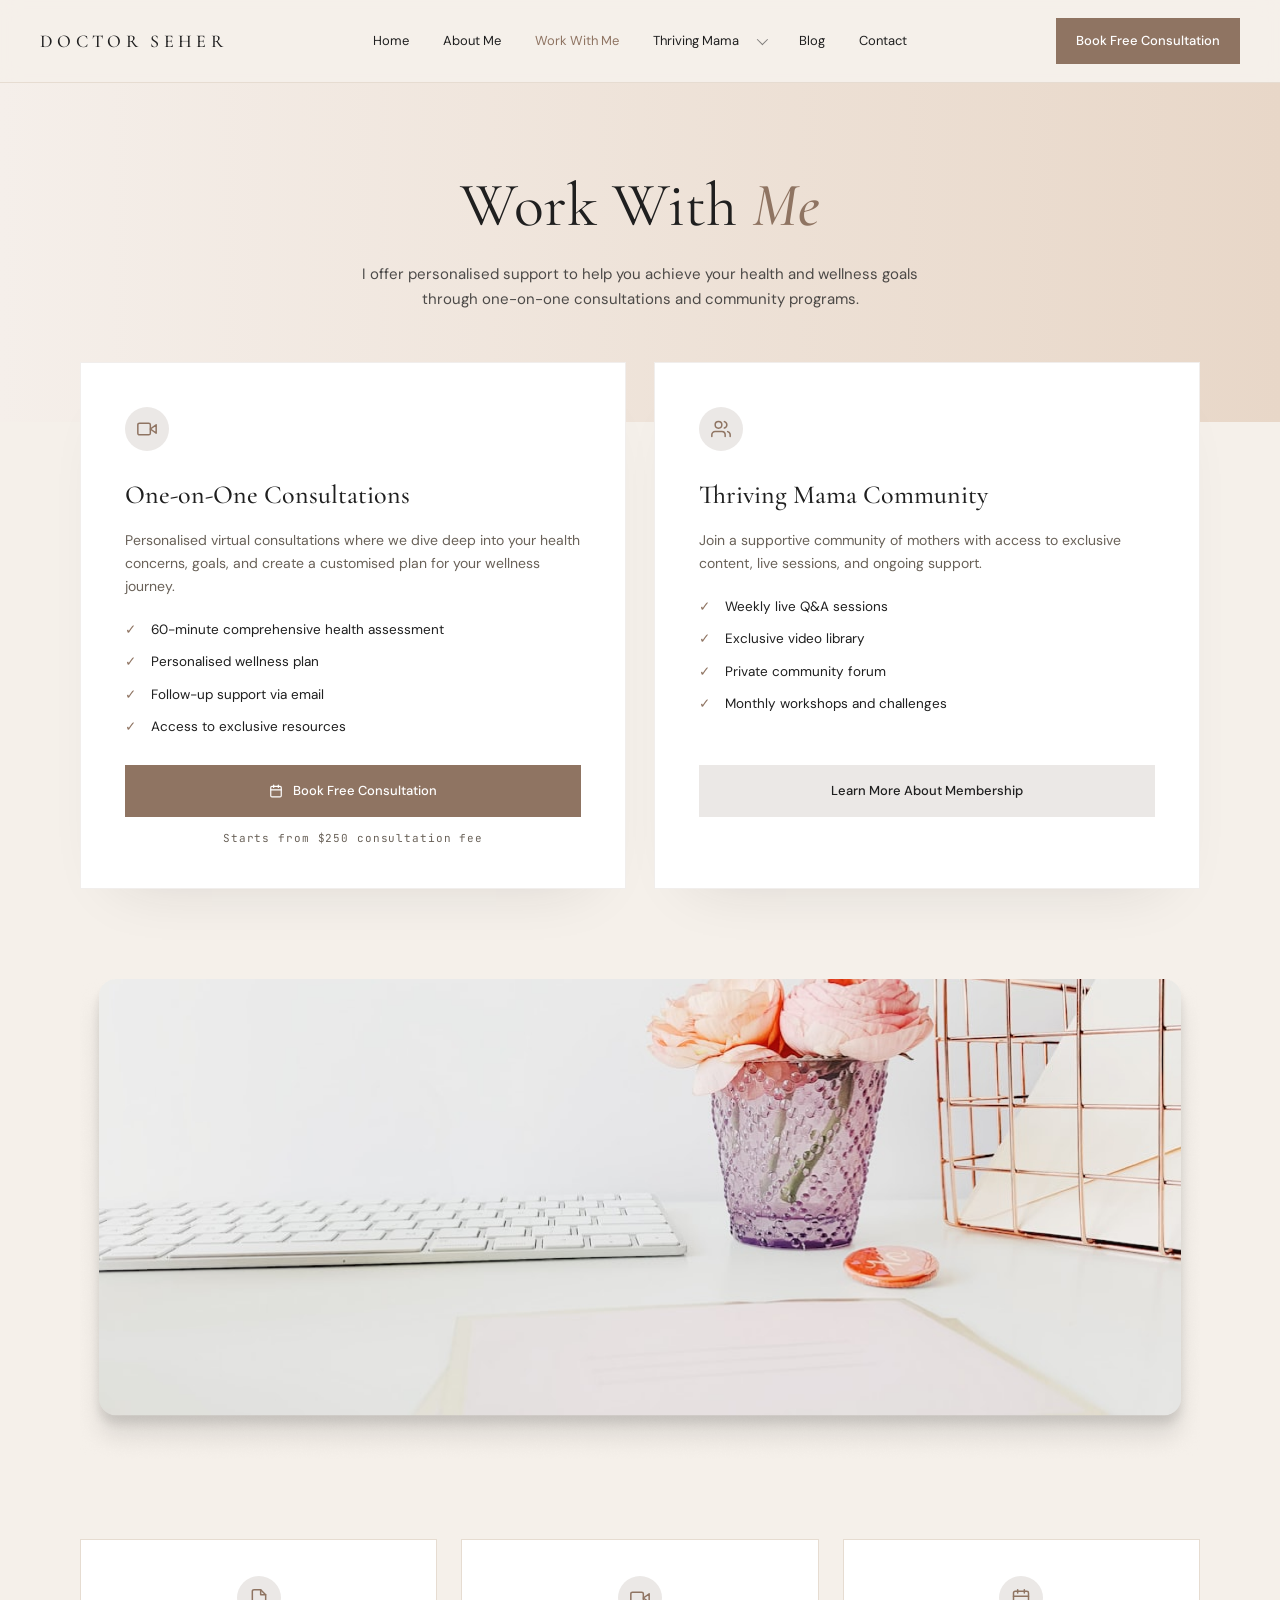
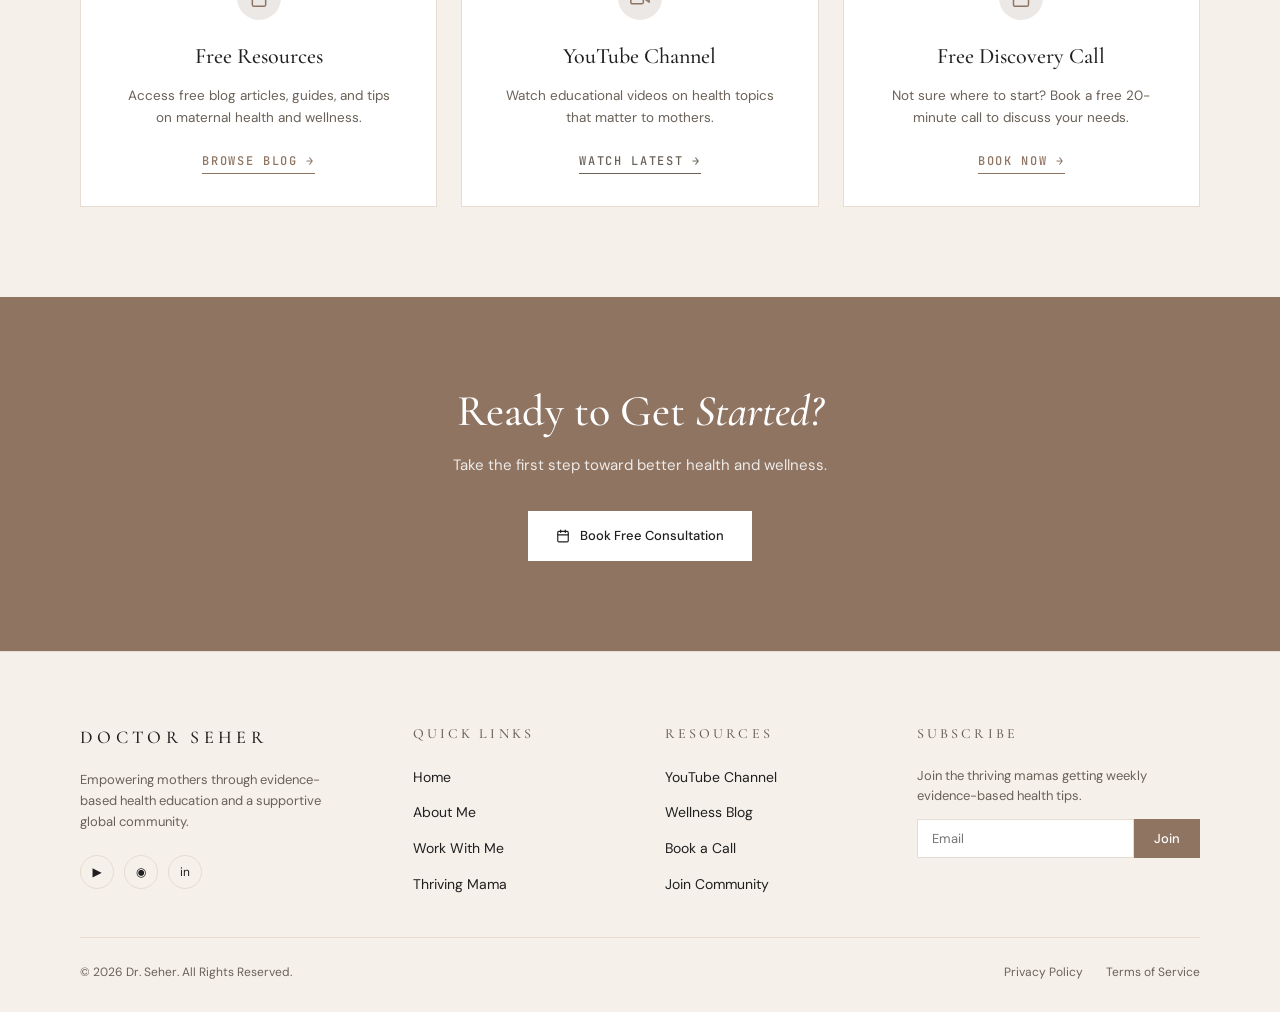
<file: pages/work-with-me.html>
<!doctype html>
<html lang="en">
<head>
<meta charset="utf-8" />
<meta name="viewport" content="width=device-width,initial-scale=1" />
<title>Work With Me — Dr. Seher</title>
<link rel="preconnect" href="https://fonts.googleapis.com">
<link rel="preconnect" href="https://fonts.gstatic.com" crossorigin>
<link href="https://fonts.googleapis.com/css2?family=Cormorant+Garamond:ital,wght@0,400;0,500;0,600;1,400;1,500;1,600&family=DM+Sans:opsz,wght@9..40,300;9..40,400;9..40,500;9..40,600&family=JetBrains+Mono:wght@400;500&display=swap" rel="stylesheet">
<link rel="stylesheet" href="../assets/site.css">
<style>
  /* Hero band with warm peach gradient */
  .work-hero {
    background: linear-gradient(90deg, #F5EFEA 0%, #E8D7C8 100%);
    padding: 90px 0 110px; text-align: center;
  }
  .work-hero h1 {
    font-family: 'Cormorant Garamond', serif;
    font-weight: 400; font-size: clamp(42px, 5.5vw, 62px);
    line-height: 1.05; color: var(--ink);
  }
  .work-hero h1 em { font-style: italic; color: var(--cocoa); font-weight: 500; }
  .work-hero p {
    max-width: 56ch; margin: 24px auto 0;
    color: var(--ink); opacity: 0.78; font-size: 15px; line-height: 1.65;
  }

  /* Consultation cards row */
  .consult-row {
    display: grid; grid-template-columns: 1fr 1fr; gap: 28px;
    margin-top: -60px; position: relative; z-index: 2;
  }
  @media (max-width: 860px) { .consult-row { grid-template-columns: 1fr; margin-top: -40px; } }
  .consult {
    background: #fff; padding: 44px 44px 40px;
    border: 1px solid rgba(143,116,98,0.12);
    box-shadow: 0 30px 60px -40px rgba(31,31,31,0.15);
    display: flex; flex-direction: column;
  }
  @media (max-width: 600px) { .consult { padding: 36px 28px; } }
  .consult .ichip { margin-bottom: 22px; background: var(--porcelain); }
  .consult h3 {
    font-family: 'Cormorant Garamond', serif;
    font-size: 26px; font-weight: 500; margin-bottom: 12px;
  }
  .consult > p {
    color: var(--muted); font-size: 14px; line-height: 1.65; margin-bottom: 22px;
  }
  .consult ul { list-style: none; display: grid; gap: 12px; margin-bottom: 28px; }
  .consult ul li {
    position: relative; padding-left: 26px; font-size: 13.5px; line-height: 1.5; color: var(--ink);
  }
  .consult ul li::before {
    content: "✓"; position: absolute; left: 0; top: 0;
    color: var(--cocoa); font-weight: 600;
  }
  .consult .btn { align-self: stretch; justify-content: center; }
  .consult .btn-row { margin-top: auto; }
  .consult .note {
    font-family: 'JetBrains Mono', monospace;
    font-size: 11px; letter-spacing: 0.08em;
    color: var(--muted); margin-top: 12px; text-align: center;
  }

  /* Desk image band */
  .desk-band { padding: 90px 0 0; }
  .desk-img {
    aspect-ratio: 21/9; width: 100%; overflow: hidden; background: #F5F0EA;
  }
  .desk-img img { width: 100%; height: 100%; object-fit: cover; display: block; }

  /* 3 resource cards */
  .resources { padding: 80px 0 90px; }
  .res-grid { display: grid; grid-template-columns: repeat(3, 1fr); gap: 24px; }
  @media (max-width: 900px) { .res-grid { grid-template-columns: 1fr; } }
  .res-card {
    background: #fff;
    border: 1px solid var(--rule);
    padding: 36px 32px 32px; text-align: center;
    display: flex; flex-direction: column; align-items: center;
  }
  .res-card .ichip { margin-bottom: 18px; }
  .res-card h4 {
    font-family: 'Cormorant Garamond', serif;
    font-size: 22px; font-weight: 500; margin-bottom: 10px;
  }
  .res-card p { color: var(--muted); font-size: 13.5px; line-height: 1.6; margin-bottom: 22px; max-width: 30ch; }
  .res-card .rlink {
    font-family: 'JetBrains Mono', monospace;
    font-size: 12px; letter-spacing: 0.14em; text-transform: uppercase;
    color: var(--cocoa); font-weight: 500;
    border-bottom: 1px solid var(--cocoa); padding-bottom: 2px;
    transition: color 0.2s, border-color 0.2s;
  }
  .res-card .rlink:hover { color: var(--ink); border-color: var(--ink); }
  .res-card .rlink.muted-link { color: var(--muted); border-color: var(--muted); }
  .res-card .rlink.muted-link:hover { color: var(--cocoa); border-color: var(--cocoa); }

  /* Cocoa CTA band */
  .ready-band { background: var(--cocoa); color: #fff; padding: 90px 40px; text-align: center; }
  .ready-band h2 {
    font-family: 'Cormorant Garamond', serif; font-weight: 500;
    font-size: clamp(32px, 4vw, 44px); line-height: 1.1;
  }
  .ready-band h2 em { font-style: italic; }
  .ready-band p { color: rgba(255,255,255,0.85); max-width: 54ch; margin: 18px auto 32px; font-size: 15px; }
  .ready-band .btn-white { background: #fff; color: var(--ink); border: none; }
  .ready-band .btn-white:hover { background: var(--dustyrose); color: var(--ink); }
</style>
</head>
<body>
<div id="site-nav"></div>

<section class="work-hero">
  <div class="wrap-narrow">
    <h1>Work With <em>Me</em></h1>
    <p>I offer personalised support to help you achieve your health and wellness goals through one-on-one consultations and community programs.</p>
  </div>
</section>

<section class="wrap">
  <div class="consult-row">

    <article class="consult">
      <span class="ichip" aria-hidden="true">
        <svg width="20" height="20" viewBox="0 0 24 24" fill="none" stroke="currentColor" stroke-width="1.8" stroke-linecap="round" stroke-linejoin="round"><polygon points="23 7 16 12 23 17 23 7"/><rect x="1" y="5" width="15" height="14" rx="2" ry="2"/></svg>
      </span>
      <h3>One-on-One Consultations</h3>
      <p>Personalised virtual consultations where we dive deep into your health concerns, goals, and create a customised plan for your wellness journey.</p>
      <ul>
        <li>60-minute comprehensive health assessment</li>
        <li>Personalised wellness plan</li>
        <li>Follow-up support via email</li>
        <li>Access to exclusive resources</li>
      </ul>
      <div class="btn-row">
        <a href="booking.html" class="btn btn-cocoa" style="width:100%; justify-content:center;">
          <svg width="14" height="14" viewBox="0 0 24 24" fill="none" stroke="currentColor" stroke-width="2" stroke-linecap="round" stroke-linejoin="round"><rect x="3" y="4" width="18" height="18" rx="2" ry="2"/><line x1="16" y1="2" x2="16" y2="6"/><line x1="8" y1="2" x2="8" y2="6"/><line x1="3" y1="10" x2="21" y2="10"/></svg>
          Book Free Consultation
        </a>
        <div class="note">Starts from $250 consultation fee</div>
      </div>
    </article>

    <article class="consult">
      <span class="ichip" aria-hidden="true">
        <svg width="20" height="20" viewBox="0 0 24 24" fill="none" stroke="currentColor" stroke-width="1.8" stroke-linecap="round" stroke-linejoin="round"><path d="M17 21v-2a4 4 0 0 0-4-4H5a4 4 0 0 0-4 4v2"/><circle cx="9" cy="7" r="4"/><path d="M23 21v-2a4 4 0 0 0-3-3.87"/><path d="M16 3.13a4 4 0 0 1 0 7.75"/></svg>
      </span>
      <h3>Thriving Mama Community</h3>
      <p>Join a supportive community of mothers with access to exclusive content, live sessions, and ongoing support.</p>
      <ul>
        <li>Weekly live Q&amp;A sessions</li>
        <li>Exclusive video library</li>
        <li>Private community forum</li>
        <li>Monthly workshops and challenges</li>
      </ul>
      <div class="btn-row">
        <a href="thriving-mama-join.html" class="btn btn-rose" style="width:100%; justify-content:center; background: var(--porcelain); color: var(--ink);">Learn More About Membership</a>
        <div class="note" style="visibility:hidden">spacer</div>
      </div>
    </article>

  </div>
</section>

<section class="desk-band">
  <div class="wrap">
    <div class="desk-img">
      <img src="../assets/desk-workspace.png" alt="Workspace with peonies, keyboard, and a wire mesh panel">
    </div>
  </div>
</section>

<section class="resources">
  <div class="wrap">
    <div class="res-grid">

      <article class="res-card">
        <span class="ichip" aria-hidden="true">
          <svg width="20" height="20" viewBox="0 0 24 24" fill="none" stroke="currentColor" stroke-width="1.8" stroke-linecap="round" stroke-linejoin="round"><path d="M14 2H6a2 2 0 0 0-2 2v16a2 2 0 0 0 2 2h12a2 2 0 0 0 2-2V8z"/><polyline points="14 2 14 8 20 8"/></svg>
        </span>
        <h4>Free Resources</h4>
        <p>Access free blog articles, guides, and tips on maternal health and wellness.</p>
        <a href="blog.html" class="rlink">Browse Blog →</a>
      </article>

      <article class="res-card">
        <span class="ichip" aria-hidden="true">
          <svg width="20" height="20" viewBox="0 0 24 24" fill="none" stroke="currentColor" stroke-width="1.8" stroke-linecap="round" stroke-linejoin="round"><polygon points="23 7 16 12 23 17 23 7"/><rect x="1" y="5" width="15" height="14" rx="2" ry="2"/></svg>
        </span>
        <h4>YouTube Channel</h4>
        <p>Watch educational videos on health topics that matter to mothers.</p>
        <a href="thriving-mama-youtube.html" class="rlink muted-link">Watch Latest →</a>
      </article>

      <article class="res-card">
        <span class="ichip" aria-hidden="true">
          <svg width="20" height="20" viewBox="0 0 24 24" fill="none" stroke="currentColor" stroke-width="1.8" stroke-linecap="round" stroke-linejoin="round"><rect x="3" y="4" width="18" height="18" rx="2" ry="2"/><line x1="16" y1="2" x2="16" y2="6"/><line x1="8" y1="2" x2="8" y2="6"/><line x1="3" y1="10" x2="21" y2="10"/></svg>
        </span>
        <h4>Free Discovery Call</h4>
        <p>Not sure where to start? Book a free 20-minute call to discuss your needs.</p>
        <a href="booking.html" class="rlink">Book Now →</a>
      </article>

    </div>
  </div>
</section>

<section class="ready-band">
  <div class="wrap-narrow">
    <h2>Ready to Get <em>Started?</em></h2>
    <p>Take the first step toward better health and wellness.</p>
    <a href="booking.html" class="btn btn-white">
      <svg width="14" height="14" viewBox="0 0 24 24" fill="none" stroke="currentColor" stroke-width="2" stroke-linecap="round" stroke-linejoin="round"><rect x="3" y="4" width="18" height="18" rx="2" ry="2"/><line x1="16" y1="2" x2="16" y2="6"/><line x1="8" y1="2" x2="8" y2="6"/><line x1="3" y1="10" x2="21" y2="10"/></svg>
      Book Free Consultation
    </a>
  </div>
</section>

<div id="site-footer"></div>
<script src="../assets/site.js"></script>
</body>
</html>
</file>
<file: assets/site.css>
/* Dr. Seher — shared stylesheet */
:root {
  --ink: #1F1F1F;
  --porcelain: #EBE8E6;
  --mushroom: #A8A49B;
  --warmsand: #D4CAB5;
  --dustyrose: #CDB1A5;
  --cocoa: #8F7462;
  --stone: #696158;
  --blush: #CBBBC4;
  --sage: #B3C6A2;
  --muted: #696158;
  --card: #FFFFFF;
  --rule: #E6DCD1;
  --bg: #F5F0EA;
  --bg-soft: #EFEAE3;
}
* { box-sizing: border-box; margin: 0; padding: 0; }
html, body { background: var(--bg); color: var(--ink); font-family: 'DM Sans', system-ui, sans-serif; font-weight: 400; -webkit-font-smoothing: antialiased; }
body { font-size: 15px; line-height: 1.7; }
a { color: inherit; text-decoration: none; }
img { max-width: 100%; display: block; }
button { font-family: inherit; cursor: pointer; border: none; background: none; color: inherit; }

.wrap { max-width: 1200px; margin: 0 auto; padding: 0 40px; }
.wrap-narrow { max-width: 960px; margin: 0 auto; padding: 0 40px; }
@media (max-width: 760px) { .wrap, .wrap-narrow { padding: 0 24px; } }

/* ===== NAV ===== */
nav.top {
  position: sticky; top: 0; z-index: 50;
  background: rgba(245,240,234,0.94);
  backdrop-filter: blur(10px);
  border-bottom: 1px solid var(--rule);
}
nav.top .inner {
  display: grid;
  grid-template-columns: 1fr auto 1fr;
  align-items: center;
  padding: 18px 40px;
  gap: 40px;
  max-width: 1440px; margin: 0 auto;
}
nav.top .mark {
  font-family: 'Cormorant Garamond', serif;
  font-size: 18px; letter-spacing: 0.24em; font-weight: 500;
  color: var(--ink);
}
nav.top > .inner > ul {
  list-style: none; display: flex; gap: 34px; justify-content: center; align-items: center;
  font-size: 13px; font-weight: 400; color: var(--ink);
}
nav.top ul a { padding: 6px 0; transition: color 0.2s; }
nav.top ul a:hover, nav.top ul a.active { color: var(--cocoa); }
nav.top .cta {
  justify-self: end;
  background: var(--cocoa); color: #fff;
  padding: 12px 20px; font-size: 13px; font-weight: 500;
  transition: background 0.2s;
}
nav.top .cta:hover { background: var(--ink); }
nav.top .dropdown { position: relative; display: flex; align-items: center; }
nav.top .dropdown > a {
  display: inline-flex; align-items: center; gap: 18px;
}
nav.top .dropdown > a::after {
  content: "";
  width: 7px; height: 7px;
  border-right: 1.5px solid currentColor;
  border-bottom: 1.5px solid currentColor;
  transform: rotate(45deg) translateY(-2px);
  opacity: 0.55;
  transition: transform 0.22s ease, opacity 0.2s;
}
nav.top .dropdown:hover > a::after,
nav.top .dropdown:focus-within > a::after {
  transform: rotate(225deg) translateY(-2px);
  opacity: 1;
}
nav.top .dropdown-menu {
  position: absolute; top: calc(100% + 10px); left: 50%;
  transform: translateX(-50%) translateY(-6px);
  background: #fff; border: 1px solid var(--rule);
  min-width: 240px; padding: 10px 0;
  display: flex; flex-direction: column;
  opacity: 0; visibility: hidden; pointer-events: none;
  transition: opacity 0.2s ease, transform 0.22s ease, visibility 0.2s;
  box-shadow: 0 18px 40px -18px rgba(31,26,31,0.22);
  list-style: none;
}
/* invisible bridge so the cursor can travel from trigger to menu without closing */
nav.top .dropdown::after {
  content: ""; position: absolute; left: 0; right: 0;
  top: 100%; height: 14px;
}
nav.top .dropdown:hover .dropdown-menu,
nav.top .dropdown:focus-within .dropdown-menu {
  opacity: 1; visibility: visible; pointer-events: auto;
  transform: translateX(-50%) translateY(0);
}
nav.top .dropdown-menu li { list-style: none; width: 100%; }
nav.top .dropdown-menu a {
  display: block; width: 100%;
  padding: 11px 22px; font-size: 13px; line-height: 1.3;
  color: var(--ink); white-space: nowrap;
  transition: background 0.15s, color 0.15s, padding-left 0.18s;
}
nav.top .dropdown-menu a:hover,
nav.top .dropdown-menu a:focus-visible {
  background: var(--bg); color: var(--cocoa);
  padding-left: 28px;
}
/* hamburger button */
.nav-toggle {
  display: none; flex-direction: column; justify-content: center; gap: 5px;
  width: 36px; height: 36px; background: none; border: none; cursor: pointer;
  padding: 4px; margin-left: 12px;
}
.nav-toggle span {
  display: block; height: 1.5px; background: var(--ink);
  transition: transform 0.25s ease, opacity 0.2s;
}
.nav-toggle.open span:nth-child(1) { transform: translateY(6.5px) rotate(45deg); }
.nav-toggle.open span:nth-child(2) { opacity: 0; }
.nav-toggle.open span:nth-child(3) { transform: translateY(-6.5px) rotate(-45deg); }

@media (max-width: 1040px) {
  nav.top .inner {
    grid-template-columns: 1fr auto;
    padding: 14px 24px;
    flex-wrap: wrap;
  }
  nav.top .cta { display: none; }
  .nav-toggle { display: flex; }

  nav.top > .inner > ul {
    display: none; flex-direction: column; gap: 0;
    position: absolute; top: 100%; left: 0; right: 0;
    background: rgba(245,240,234,0.98);
    padding: 8px 28px 24px;
    box-shadow: 0 12px 30px -10px rgba(31,26,31,0.15);
    border-bottom: 1px solid var(--rule);
    justify-content: flex-start; align-items: stretch;
    z-index: 49;
  }
  nav.top > .inner > ul.open { display: flex; }

  nav.top > .inner > ul > li { border-bottom: 1px solid var(--rule); }
  nav.top > .inner > ul > li > a {
    display: block; padding: 16px 0;
    font-size: 16px; color: var(--ink);
  }

  /* dropdown on mobile — collapsible */
  nav.top .dropdown { display: block; }
  nav.top .dropdown > a { pointer-events: auto; }
  nav.top .dropdown > a::after {
    display: inline-block;
    transform: rotate(45deg) translateY(-2px);
    transition: transform 0.25s ease;
  }
  nav.top .dropdown.open > a::after {
    transform: rotate(225deg) translateY(-2px);
  }
  nav.top .dropdown-menu {
    position: static; transform: none;
    opacity: 0; visibility: hidden; max-height: 0; overflow: hidden;
    box-shadow: none; border: none;
    padding: 0 0 0 16px; min-width: unset; background: transparent;
    transition: opacity 0.2s, max-height 0.3s ease, padding 0.2s;
    pointer-events: none;
  }
  nav.top .dropdown.open .dropdown-menu {
    opacity: 1; visibility: visible; max-height: 200px;
    padding: 4px 0 12px 16px; pointer-events: auto;
  }
  nav.top .dropdown-menu li { border: none; }
  nav.top .dropdown-menu a {
    display: block;
    font-size: 13px; color: #1f1f1f;
    white-space: normal;
    padding: 9px 14px;
    background: rgba(143,116,98,0.08);
    border-left: 2px solid var(--cocoa);
    margin-bottom: 6px;
  }
  nav.top .dropdown-menu a:hover { background: rgba(143,116,98,0.16); color: var(--cocoa); padding-left: 14px; }
  nav.top .dropdown::after { display: none; }

}

/* ===== BUTTONS ===== */
.btn {
  display: inline-flex; align-items: center; gap: 10px;
  padding: 14px 28px; font-size: 13px; font-weight: 500;
  transition: all 0.2s; cursor: pointer; border: 1px solid transparent;
}
.btn-cocoa { background: var(--cocoa); color: #fff; }
.btn-cocoa:hover { background: var(--ink); }
.btn-rose { background: var(--dustyrose); color: var(--ink); }
.btn-rose:hover { background: var(--cocoa); color: #fff; }
.btn-ink { background: var(--ink); color: #fff; }
.btn-ink:hover { background: var(--cocoa); }
.btn-ghost { background: transparent; color: var(--ink); border-color: var(--ink); }
.btn-ghost:hover { background: var(--ink); color: #fff; }
.btn-white { background: #fff; color: var(--ink); border: 1px solid var(--rule); }
.btn-white:hover { border-color: var(--cocoa); color: var(--cocoa); }
.btn-sage { background: var(--sage); color: var(--ink); }
.btn-sage:hover { background: var(--ink); color: #fff; }
.btn-red { background: #C23A2E; color: #fff; }
.btn-red:hover { background: var(--ink); }

/* ===== BADGES ===== */
.badge {
  display: inline-flex; align-items: center; gap: 8px;
  padding: 8px 18px; border-radius: 999px;
  background: var(--porcelain); color: var(--cocoa);
  font-size: 11px; letter-spacing: 0.18em; text-transform: uppercase; font-weight: 500;
}

/* ===== HEADINGS ===== */
.eyebrow {
  font-family: 'JetBrains Mono', monospace;
  font-size: 11px; letter-spacing: 0.22em; text-transform: uppercase;
  color: var(--cocoa); font-weight: 500;
}
.h-display {
  font-family: 'Cormorant Garamond', serif; font-weight: 400;
  font-size: clamp(40px, 6vw, 68px); line-height: 1.05; letter-spacing: -0.005em;
}
.h-display em { font-style: italic; font-weight: 500; color: var(--cocoa); }
.h-section {
  font-family: 'Cormorant Garamond', serif; font-weight: 500;
  font-size: clamp(32px, 4vw, 48px); line-height: 1.1; letter-spacing: -0.005em;
}
.h-section em { font-style: italic; color: var(--cocoa); }
.lead { color: var(--muted); font-size: 16px; line-height: 1.7; max-width: 58ch; }

/* ===== SECTIONS ===== */
.section { padding: 100px 0; }
.section.soft { background: var(--bg-soft); }
.section.porcelain { background: var(--porcelain); }

/* ===== PORTRAITS ===== */
.portrait {
  background: repeating-linear-gradient(135deg, var(--warmsand) 0 14px, var(--dustyrose) 14px 28px);
  position: relative; overflow: hidden;
}
.portrait[data-label]::after {
  content: attr(data-label);
  position: absolute; bottom: 16px; left: 16px;
  font-family: 'JetBrains Mono', monospace; font-size: 10px; letter-spacing: 0.1em;
  color: rgba(31,31,31,0.6); text-transform: uppercase;
  background: rgba(255,255,255,0.85); padding: 6px 10px;
}
.portrait.sage-stripe { background: repeating-linear-gradient(135deg, var(--sage) 0 14px, #9db58c 14px 28px); }
.portrait.blush-stripe { background: repeating-linear-gradient(135deg, var(--blush) 0 14px, var(--dustyrose) 14px 28px); }
.portrait-img { overflow: hidden; position: relative; background: var(--porcelain); }
.portrait-img img { width: 100%; height: 100%; object-fit: cover; object-position: center 20%; display: block; }

/* ===== FOOTER ===== */
footer.site { background: var(--bg); border-top: 1px solid var(--rule); padding: 70px 0 30px; }
footer.site .cols {
  display: grid; grid-template-columns: 1.4fr 1fr 1fr 1.4fr; gap: 50px; padding-bottom: 40px;
}
@media (max-width: 900px) { footer.site .cols { grid-template-columns: 1fr 1fr; gap: 40px; } }
footer.site .brand {
  font-family: 'Cormorant Garamond', serif;
  font-size: 18px; letter-spacing: 0.24em; font-weight: 500; margin-bottom: 18px;
}
footer.site .tag { color: var(--muted); font-size: 13px; max-width: 28ch; line-height: 1.6; }
footer.site .socials { display: flex; gap: 10px; margin-top: 22px; }
footer.site .socials a {
  width: 34px; height: 34px; border-radius: 50%;
  display: grid; place-items: center; background: transparent;
  border: 1px solid var(--rule); font-size: 12px;
  color: var(--ink); transition: all 0.2s;
}
footer.site .socials a:hover { background: var(--cocoa); color: #fff; border-color: var(--cocoa); }
footer.site h4 {
  font-family: 'Cormorant Garamond', serif;
  font-size: 14px; font-weight: 500; letter-spacing: 0.22em; text-transform: uppercase;
  color: var(--muted); margin-bottom: 20px;
}
footer.site ul { list-style: none; display: grid; gap: 12px; font-size: 14px; }
footer.site ul a:hover { color: var(--cocoa); }
footer.site .sub-form { display: flex; gap: 0; margin-top: 12px; }
footer.site .sub-form input {
  flex: 1; border: 1px solid var(--rule); background: #fff;
  padding: 10px 14px; font-family: inherit; font-size: 13px; color: var(--ink); outline: none;
}
footer.site .sub-form input:focus { border-color: var(--cocoa); }
footer.site .sub-form button {
  background: var(--cocoa); color: #fff;
  padding: 10px 20px; font-size: 13px; font-weight: 500;
}
footer.site .sub-form button:hover { background: var(--ink); }
footer.site .bar {
  display: flex; justify-content: space-between; padding-top: 24px;
  border-top: 1px solid var(--rule); font-size: 12px; color: var(--muted);
}
@media (max-width: 600px) { footer.site .bar { flex-direction: column; gap: 10px; } }
footer.site .bar a { margin-left: 20px; }
footer.site .bar a:hover { color: var(--cocoa); }

/* ===== FORMS ===== */
form .field { display: grid; gap: 6px; margin-bottom: 20px; }
form label {
  font-family: 'JetBrains Mono', monospace;
  font-size: 11px; letter-spacing: 0.18em; text-transform: uppercase;
  color: var(--muted); font-weight: 500;
}
form input, form select, form textarea {
  width: 100%; padding: 12px 14px; background: #fff;
  border: 1px solid var(--rule);
  font-family: 'DM Sans', sans-serif; font-size: 14px; color: var(--ink);
  outline: none; transition: border-color 0.2s;
}
form input:focus, form select:focus, form textarea:focus { border-color: var(--cocoa); }
form textarea { min-height: 120px; resize: vertical; font-family: inherit; }

/* ===== ICON CHIP ===== */
.ichip {
  width: 44px; height: 44px; border-radius: 50%;
  display: grid; place-items: center;
  background: var(--porcelain); color: var(--cocoa); font-size: 18px;
}

/* ===== CHECKLIST ===== */
.checks { list-style: none; display: grid; gap: 12px; }
.checks li { position: relative; padding-left: 28px; font-size: 14px; line-height: 1.5; }
.checks li::before {
  content: "✓"; position: absolute; left: 0; top: 0;
  color: var(--cocoa); font-weight: 700;
}

/* ===== CTA BANNER ===== */
.cta-banner {
  background: var(--cocoa); color: #fff;
  padding: 80px 40px; text-align: center;
}
.cta-banner h2 {
  font-family: 'Cormorant Garamond', serif;
  font-size: clamp(30px, 4vw, 44px); font-weight: 500; line-height: 1.1;
}
.cta-banner p { color: rgba(255,255,255,0.85); margin: 16px auto 32px; max-width: 50ch; }

.center { text-align: center; }
.muted { color: var(--muted); }
.mt-s { margin-top: 12px; } .mt-m { margin-top: 24px; } .mt-l { margin-top: 40px; } .mt-xl { margin-top: 64px; }
</file>
